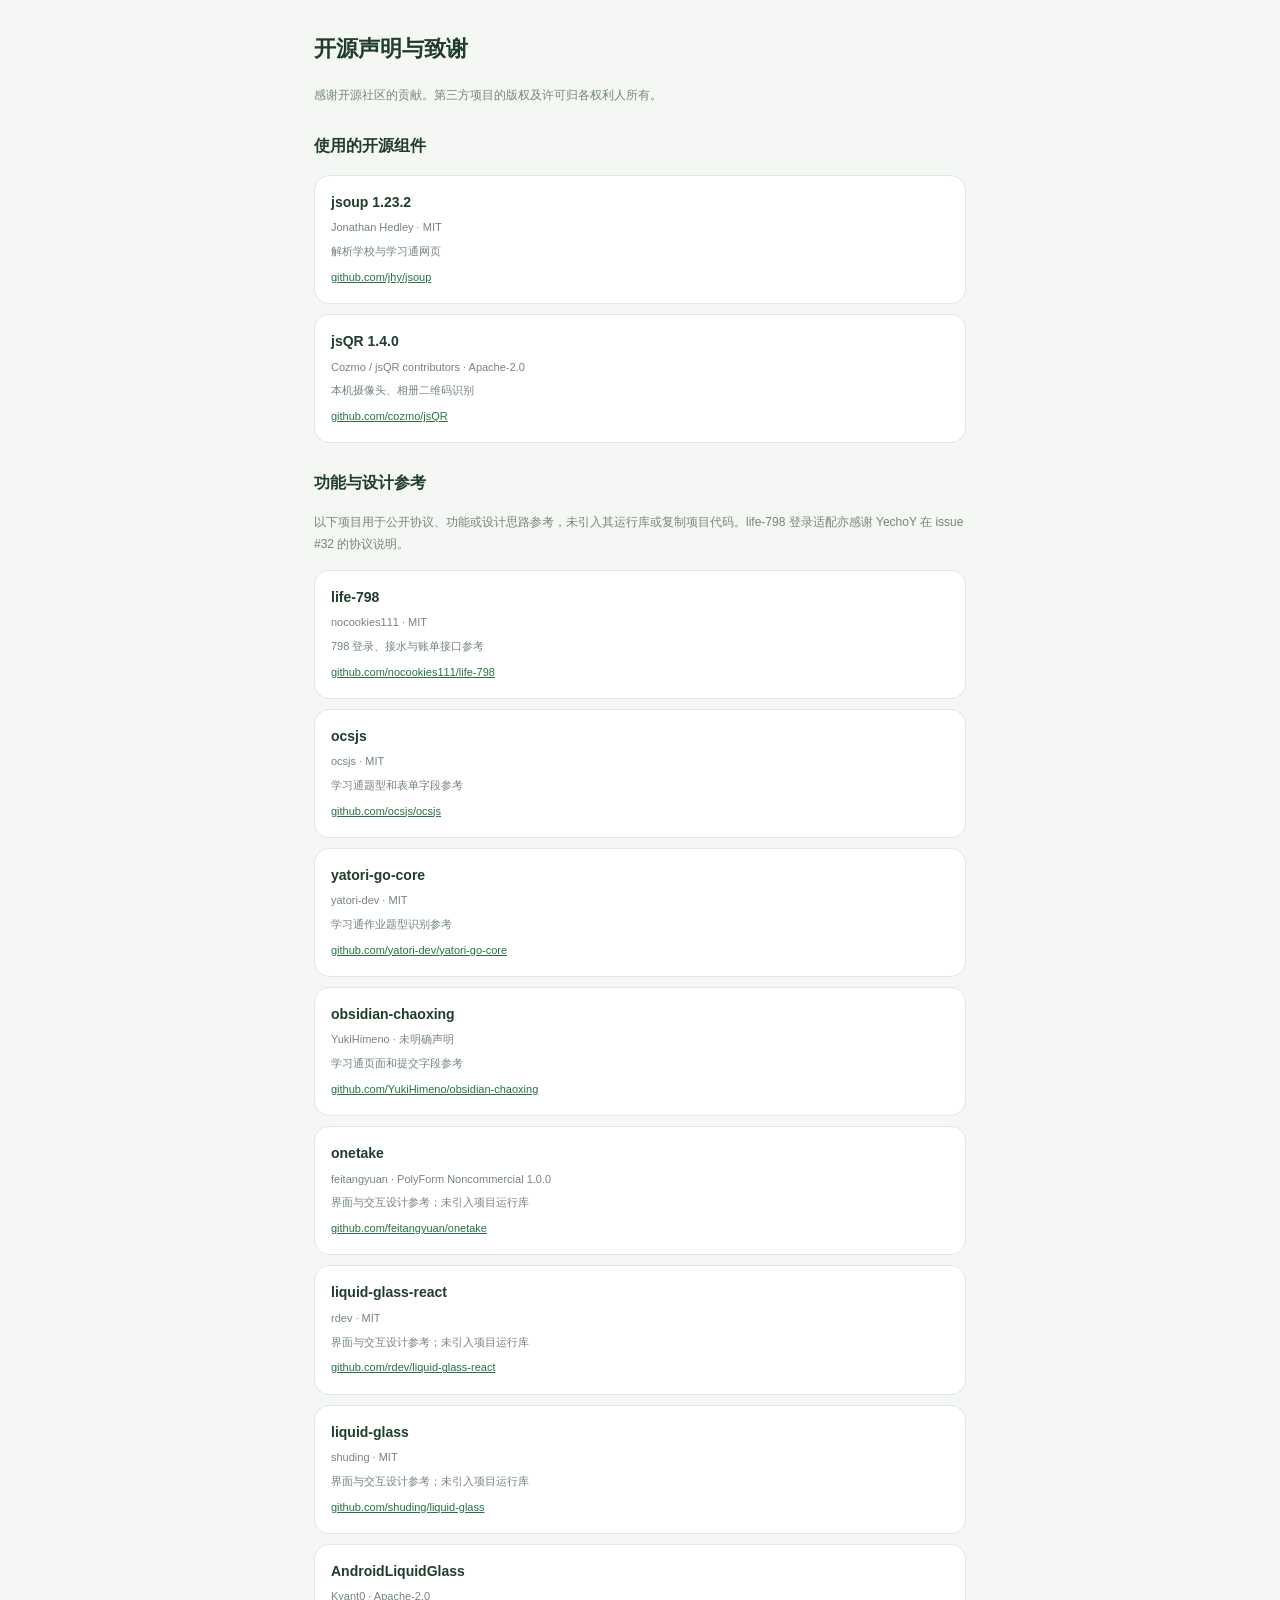
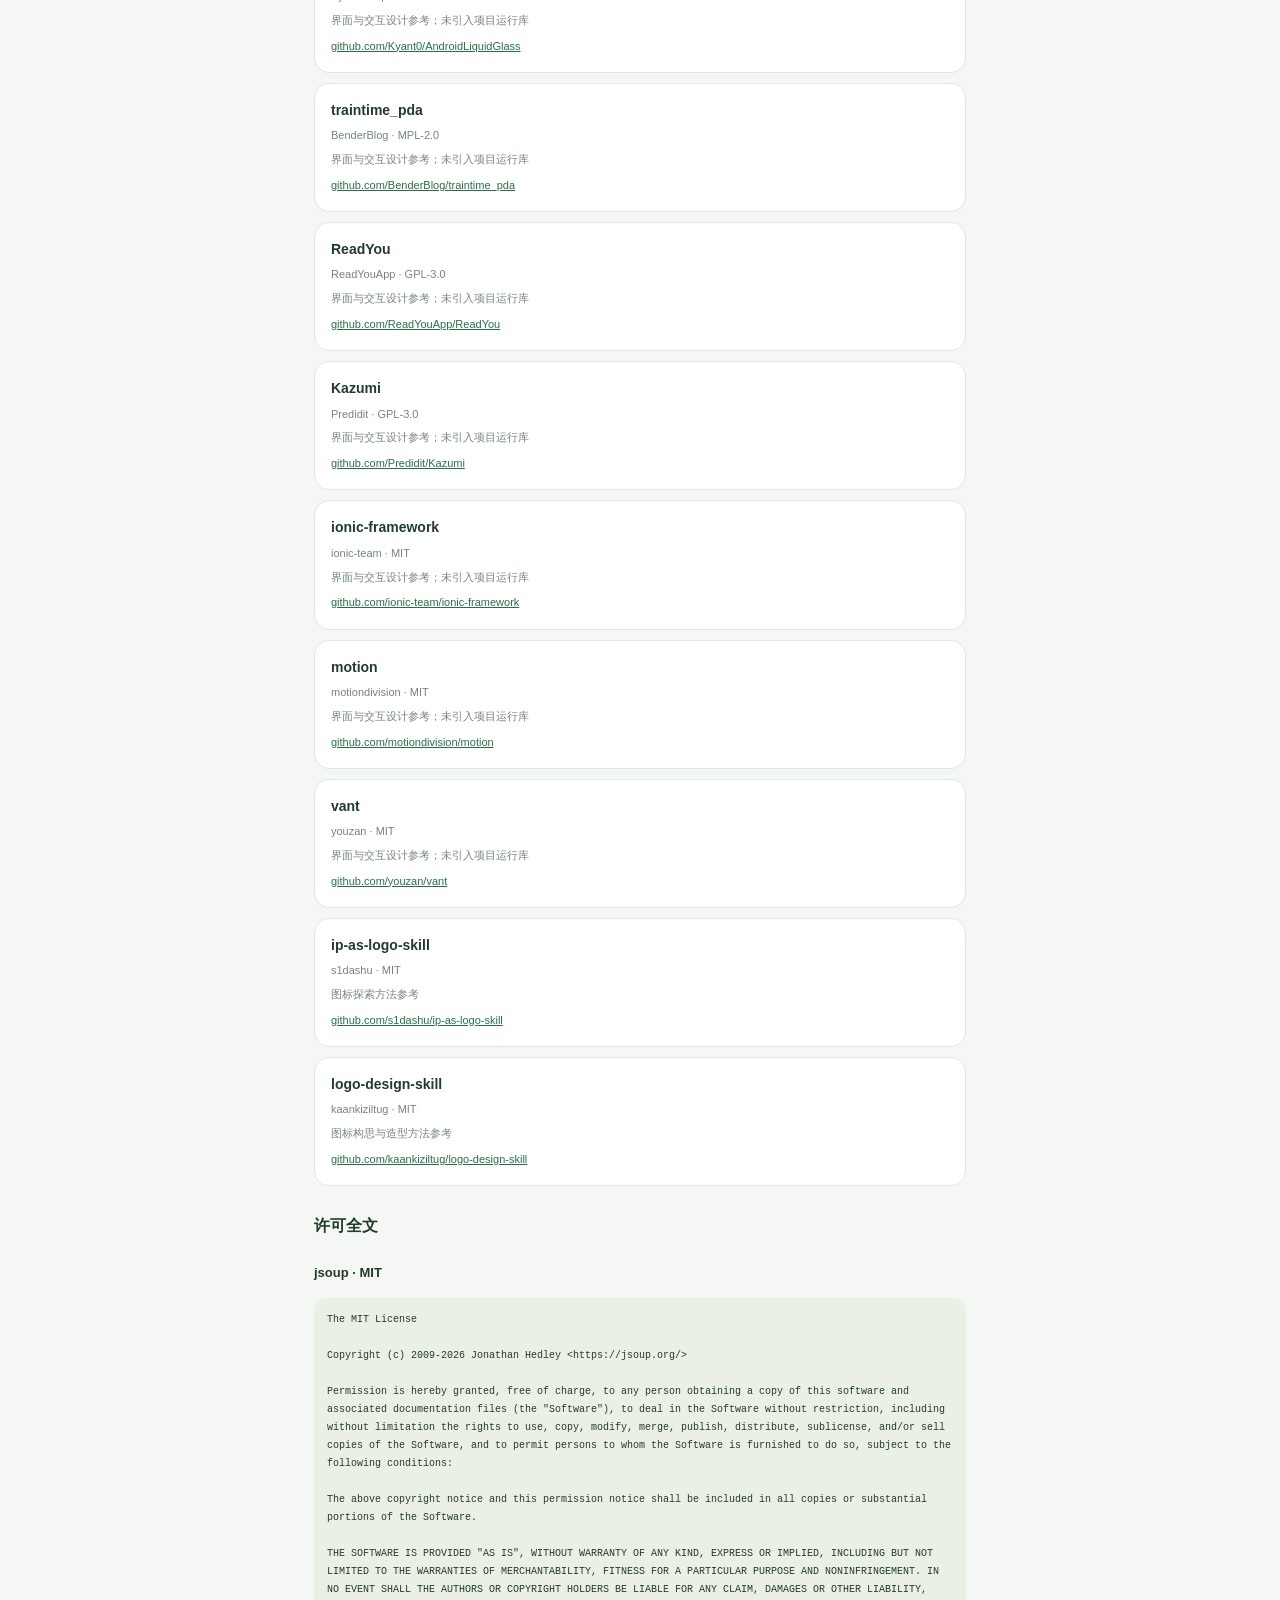
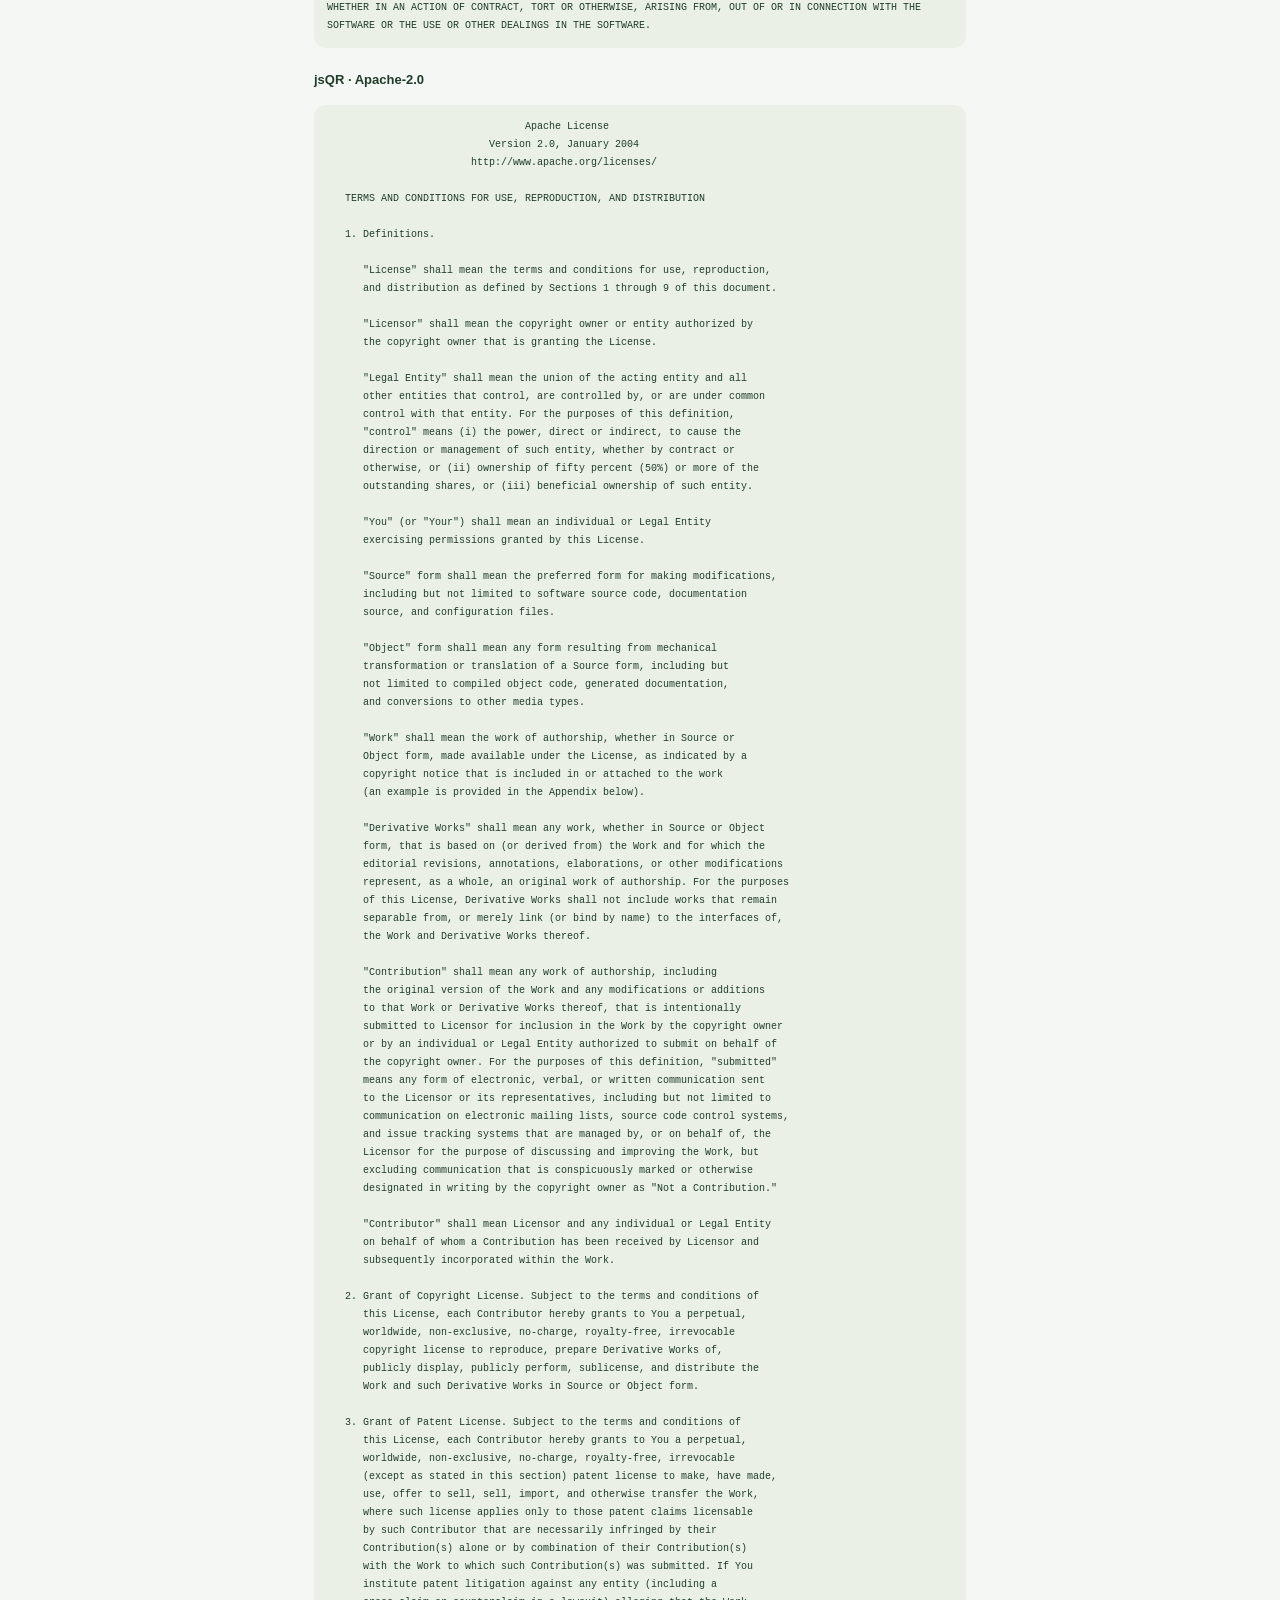
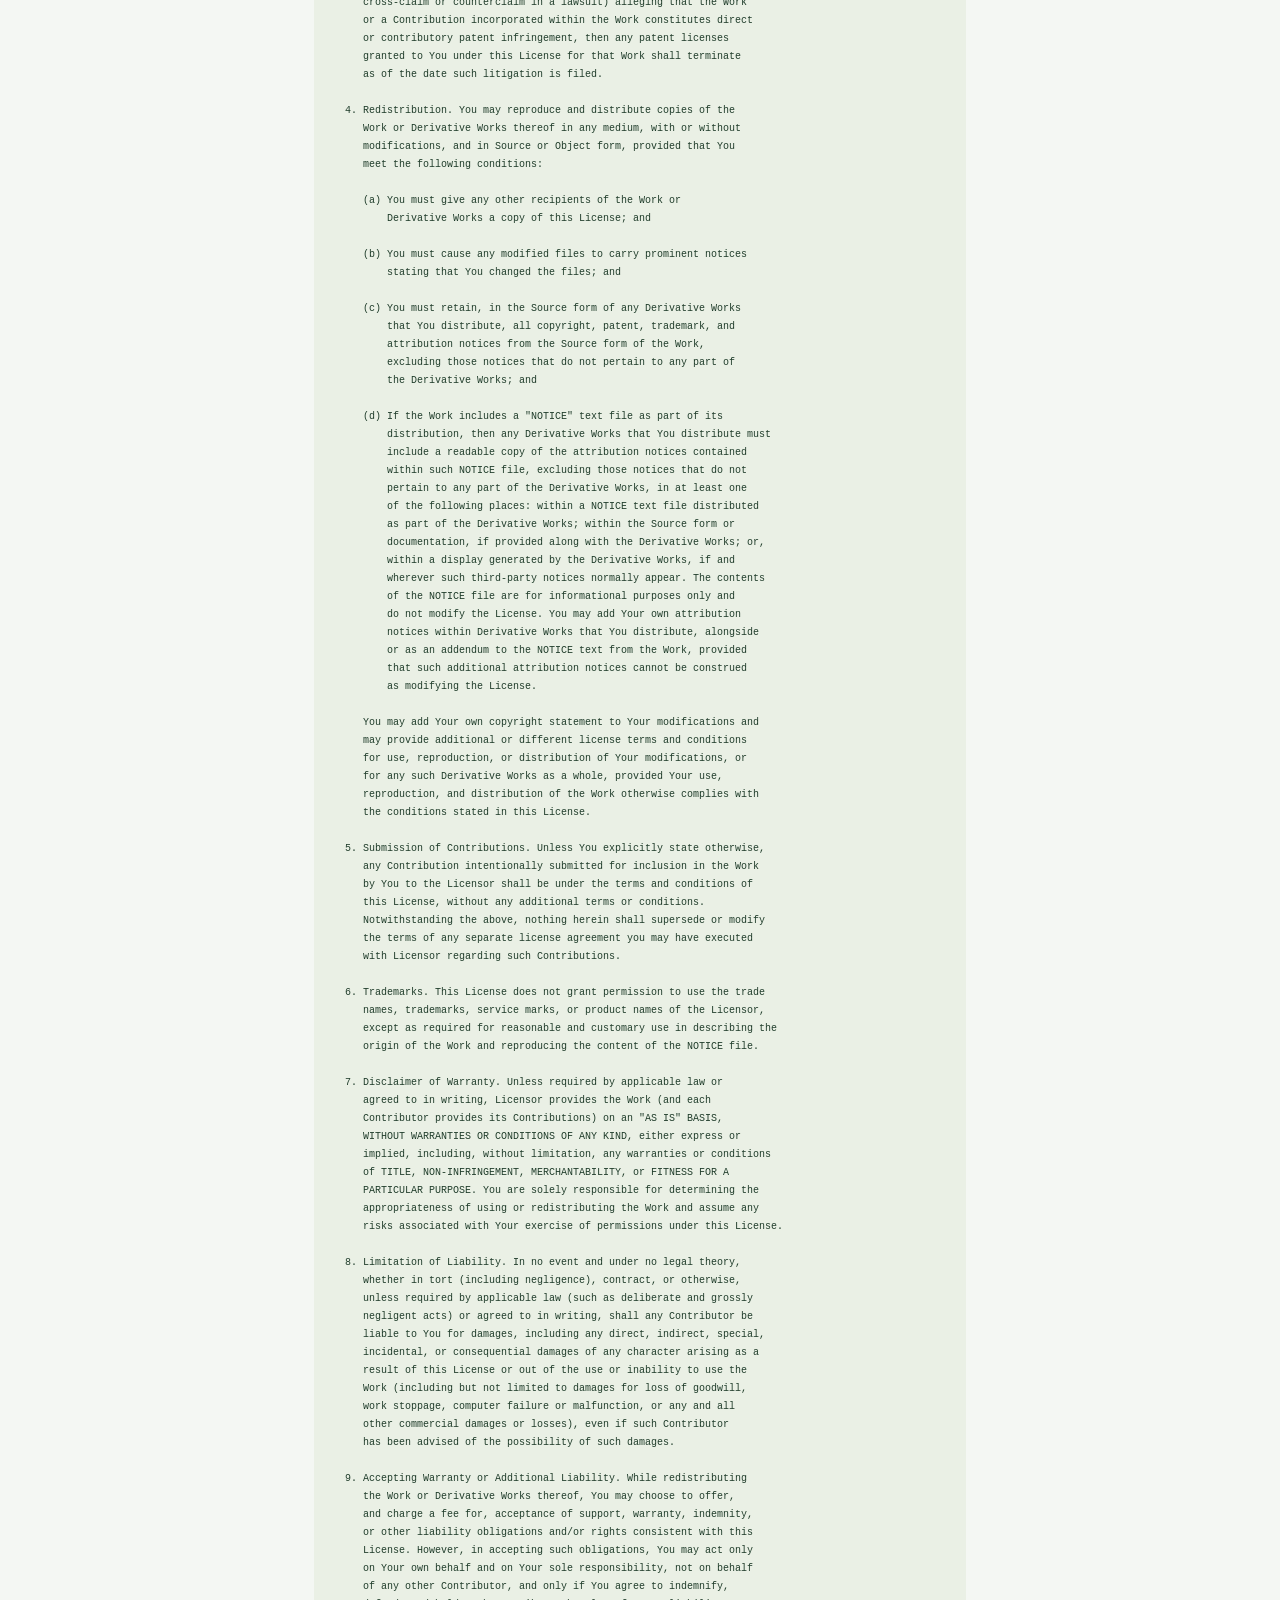
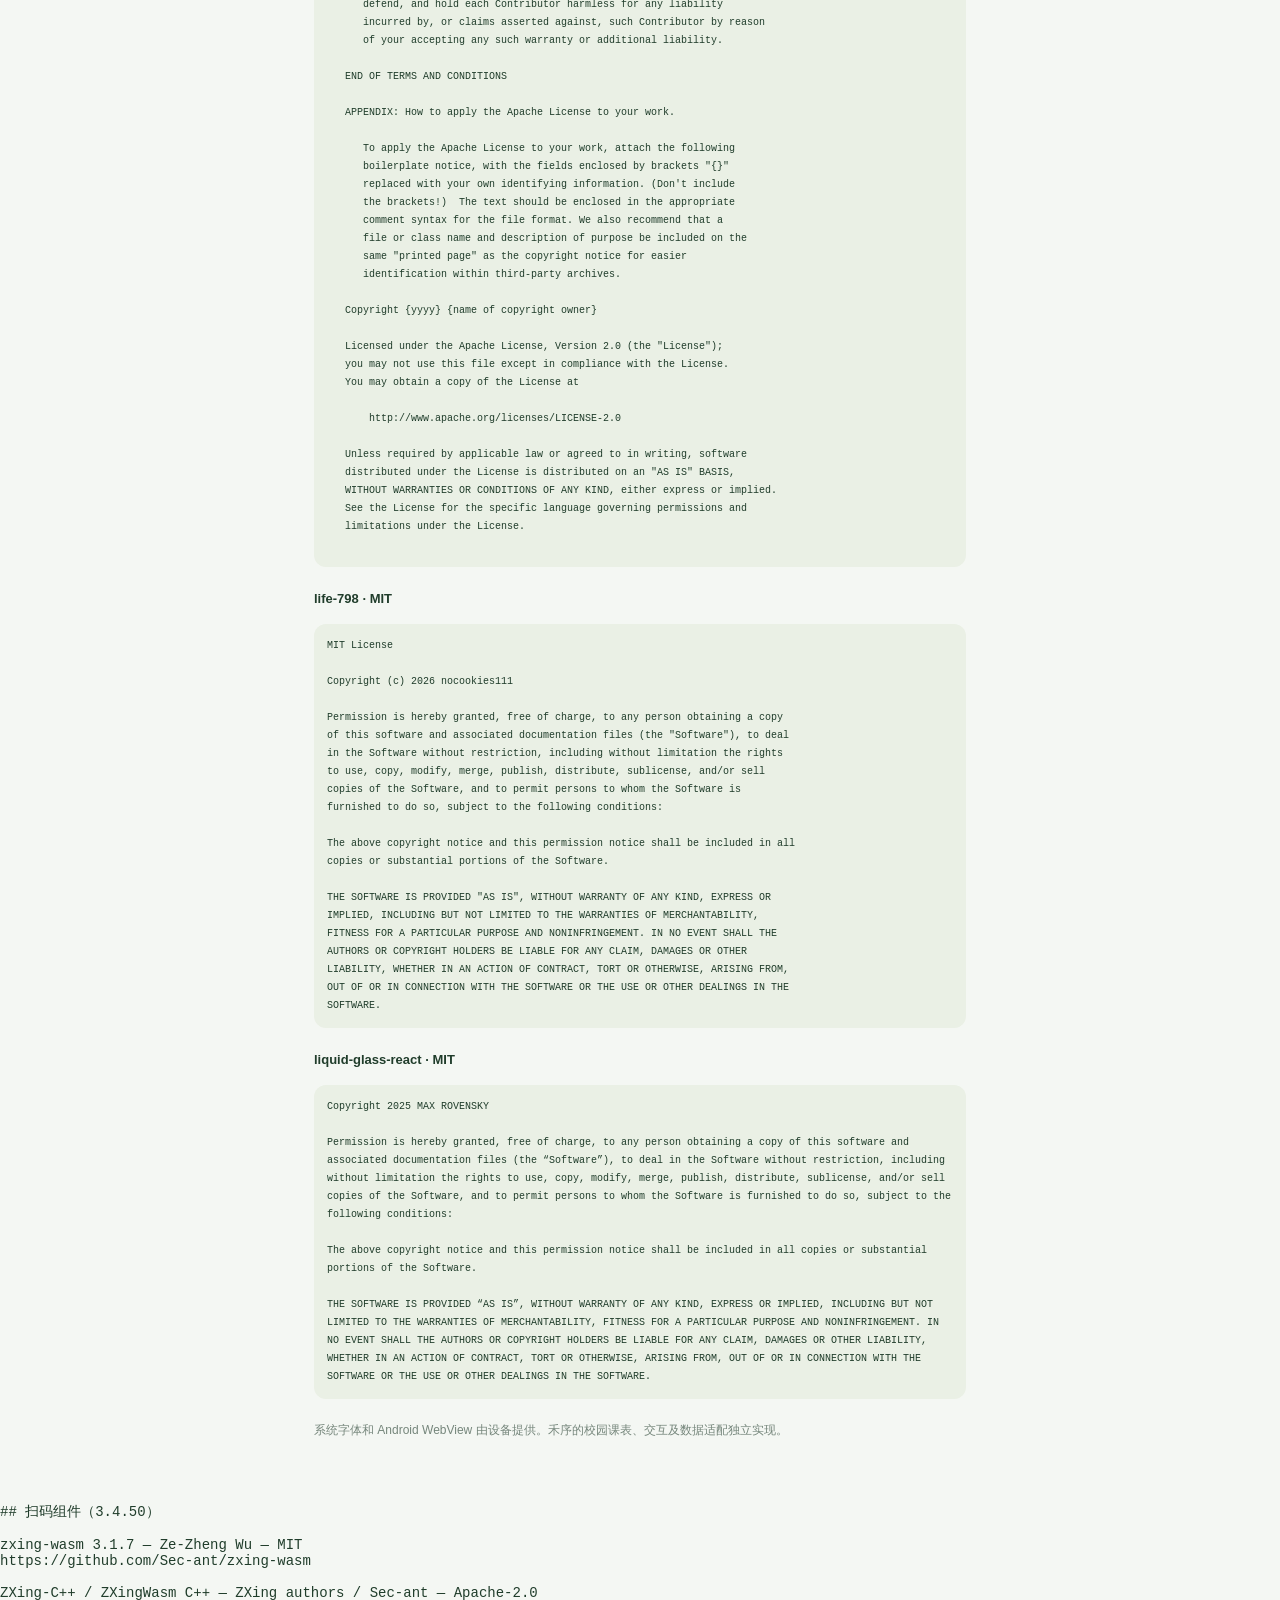
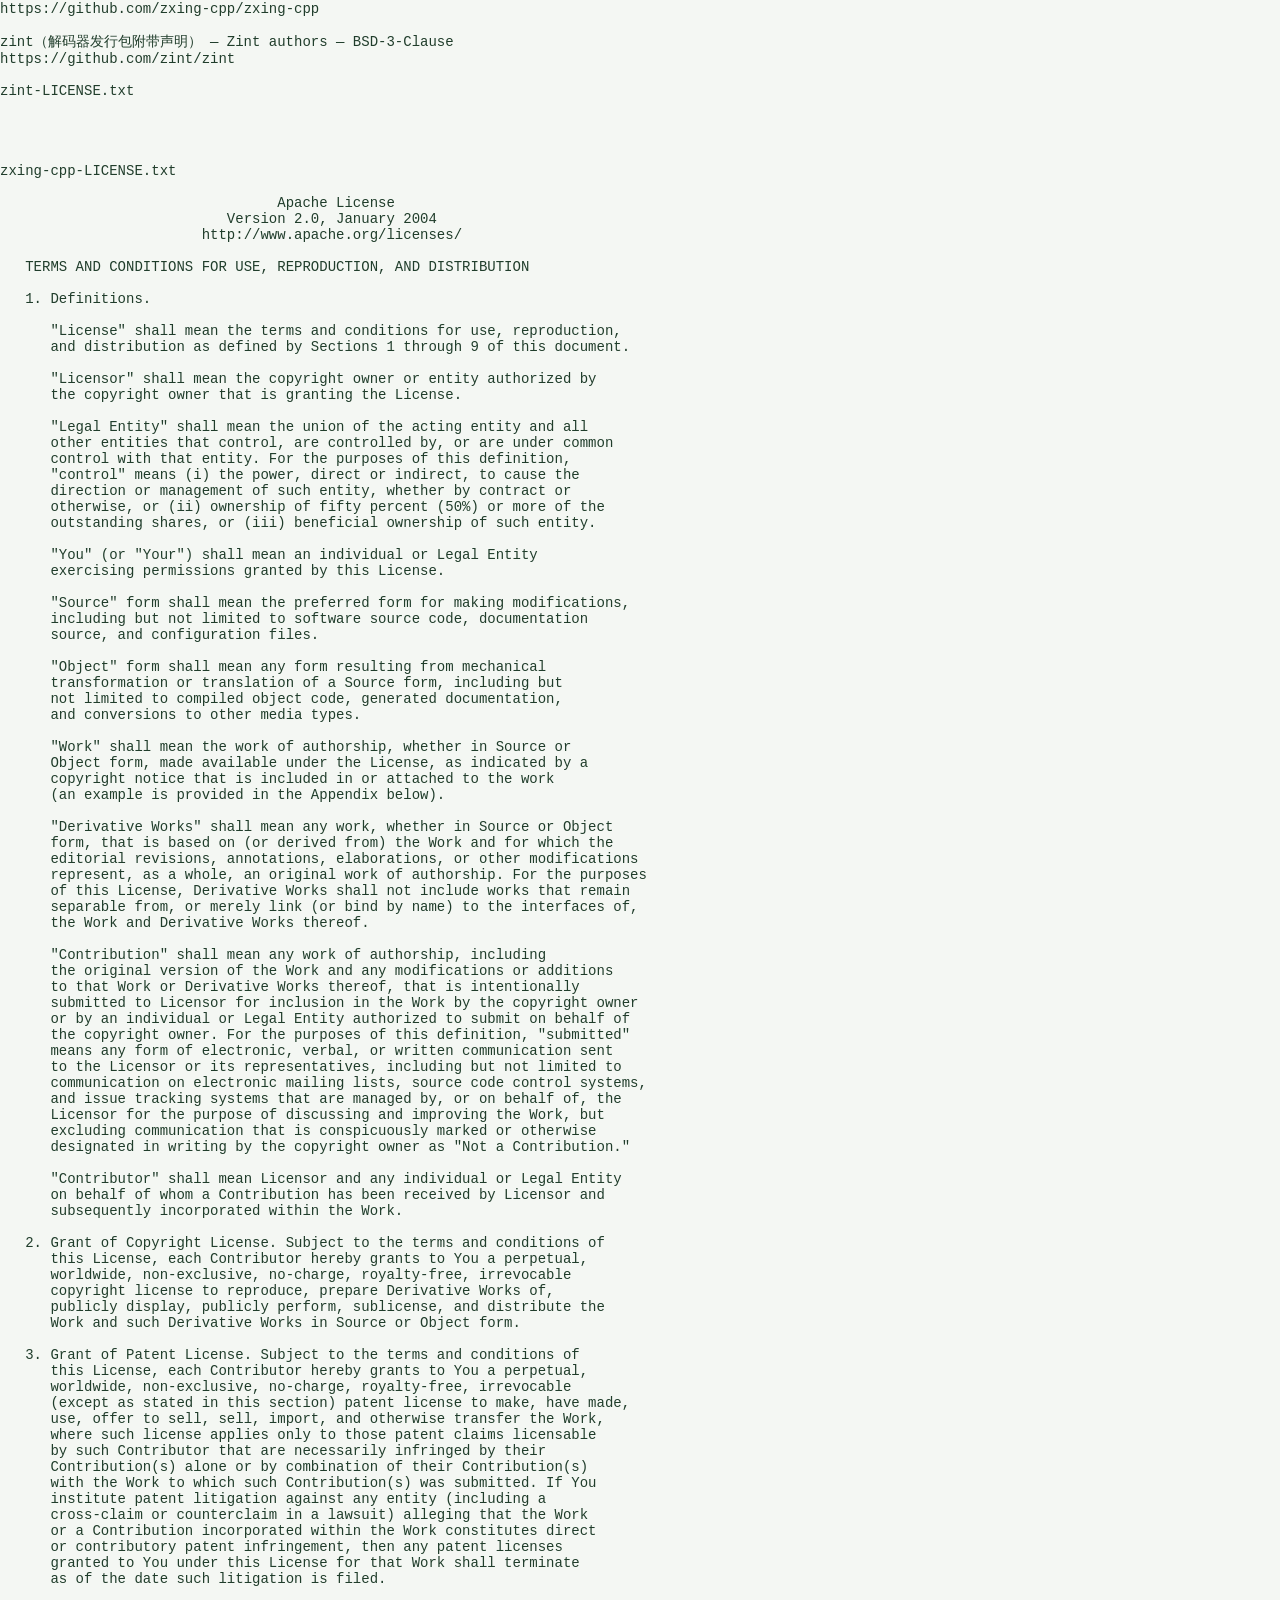
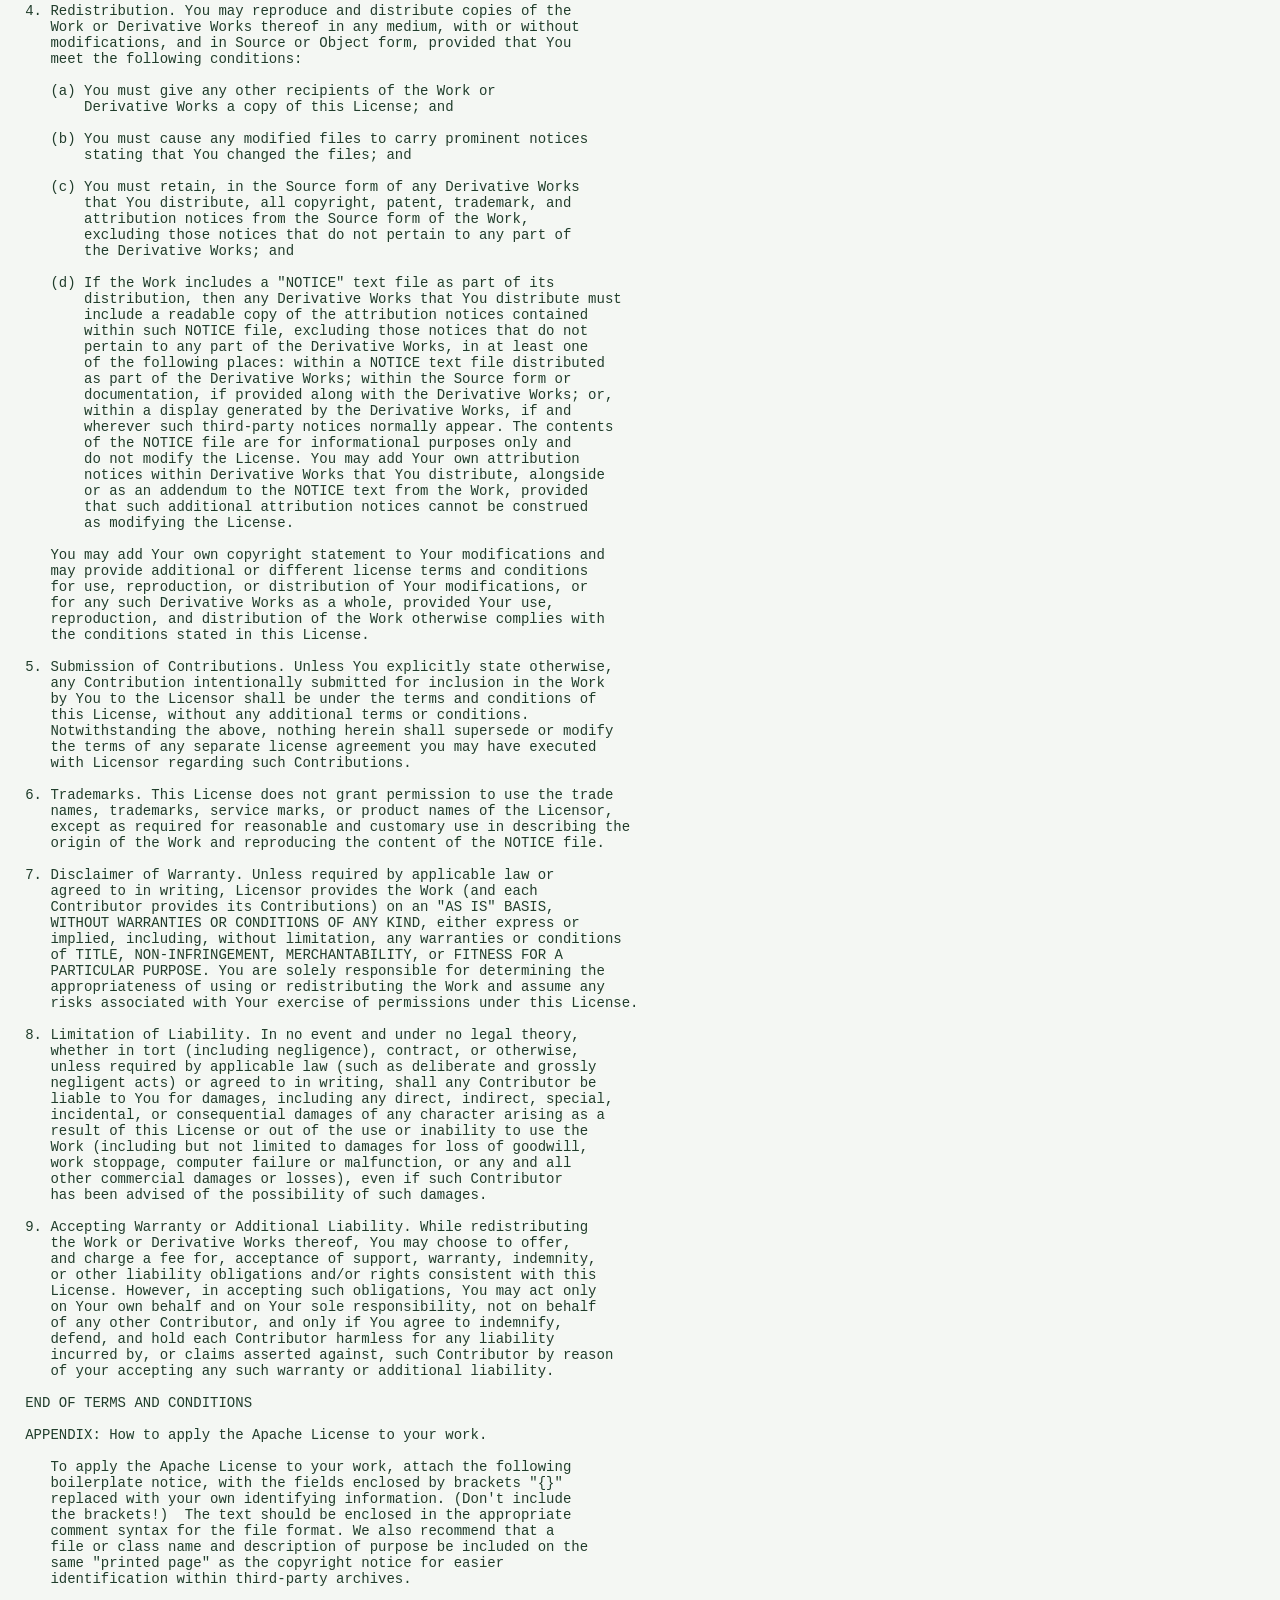
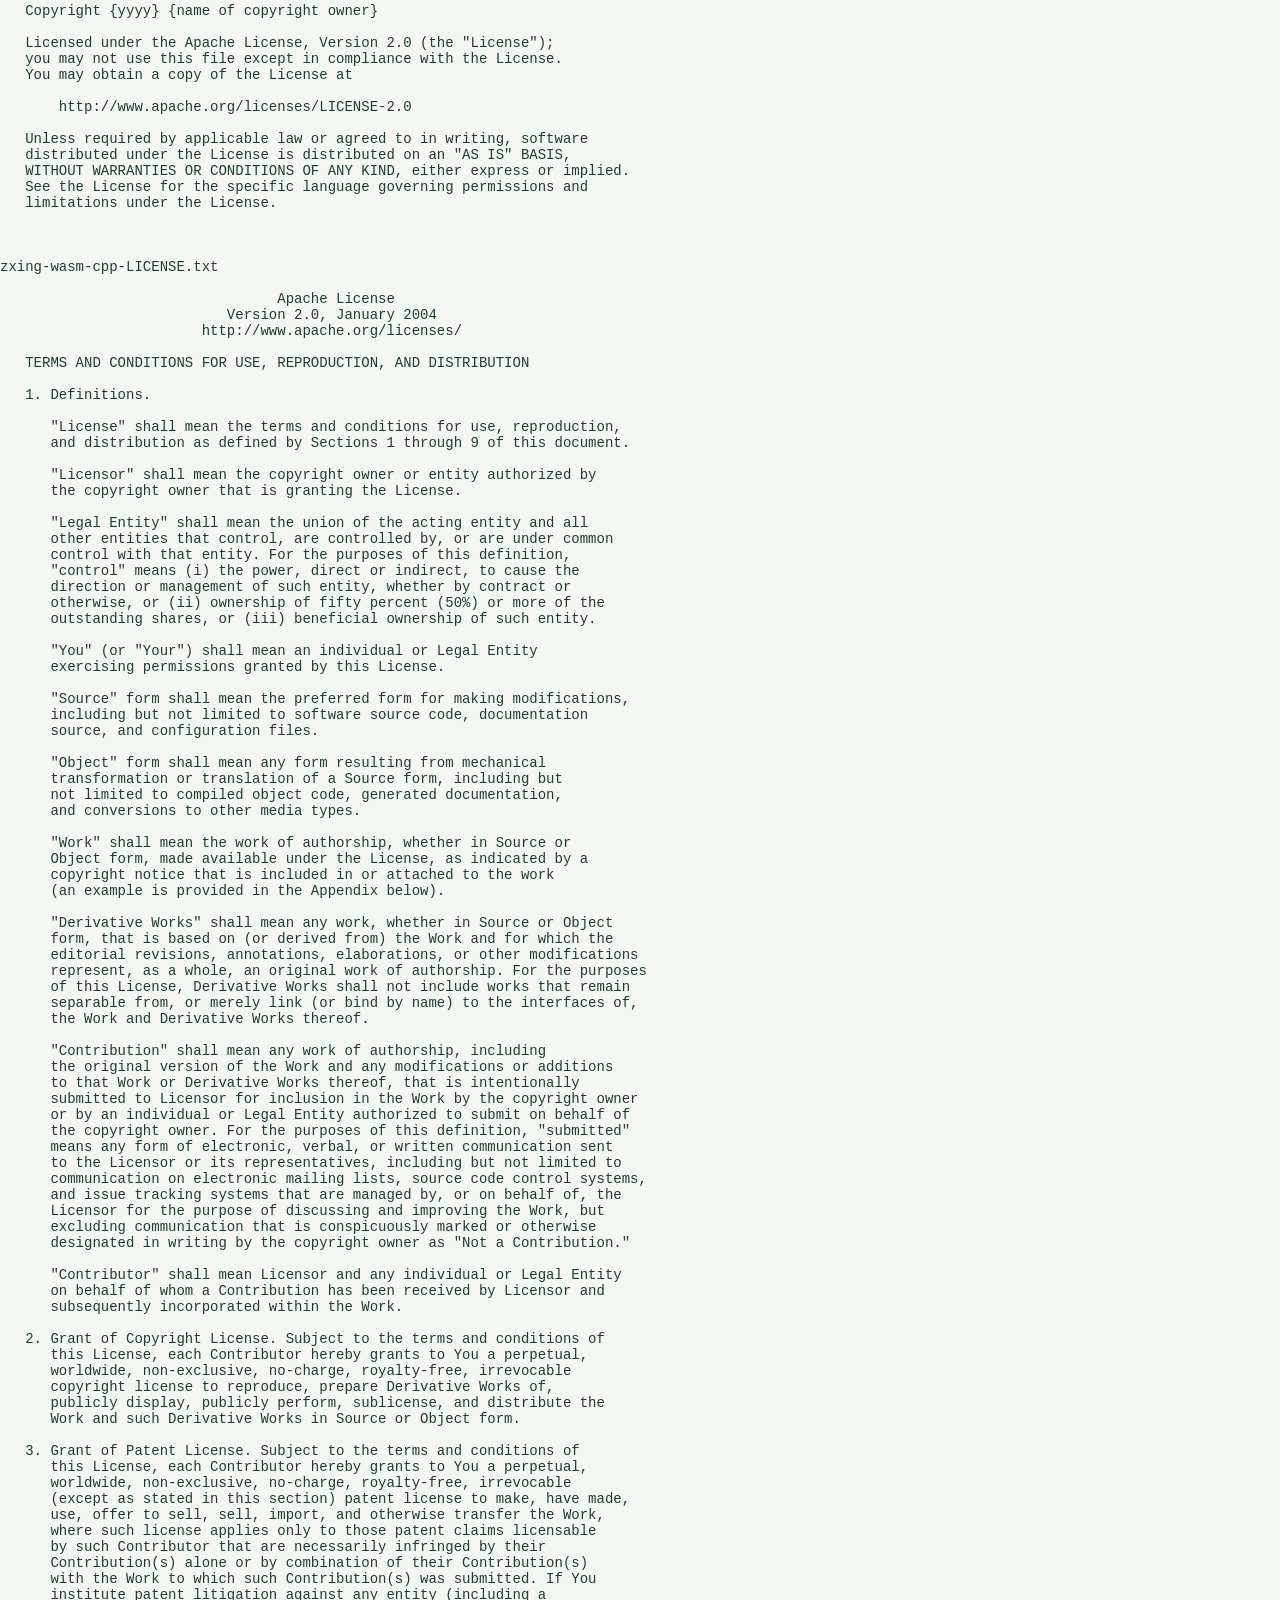
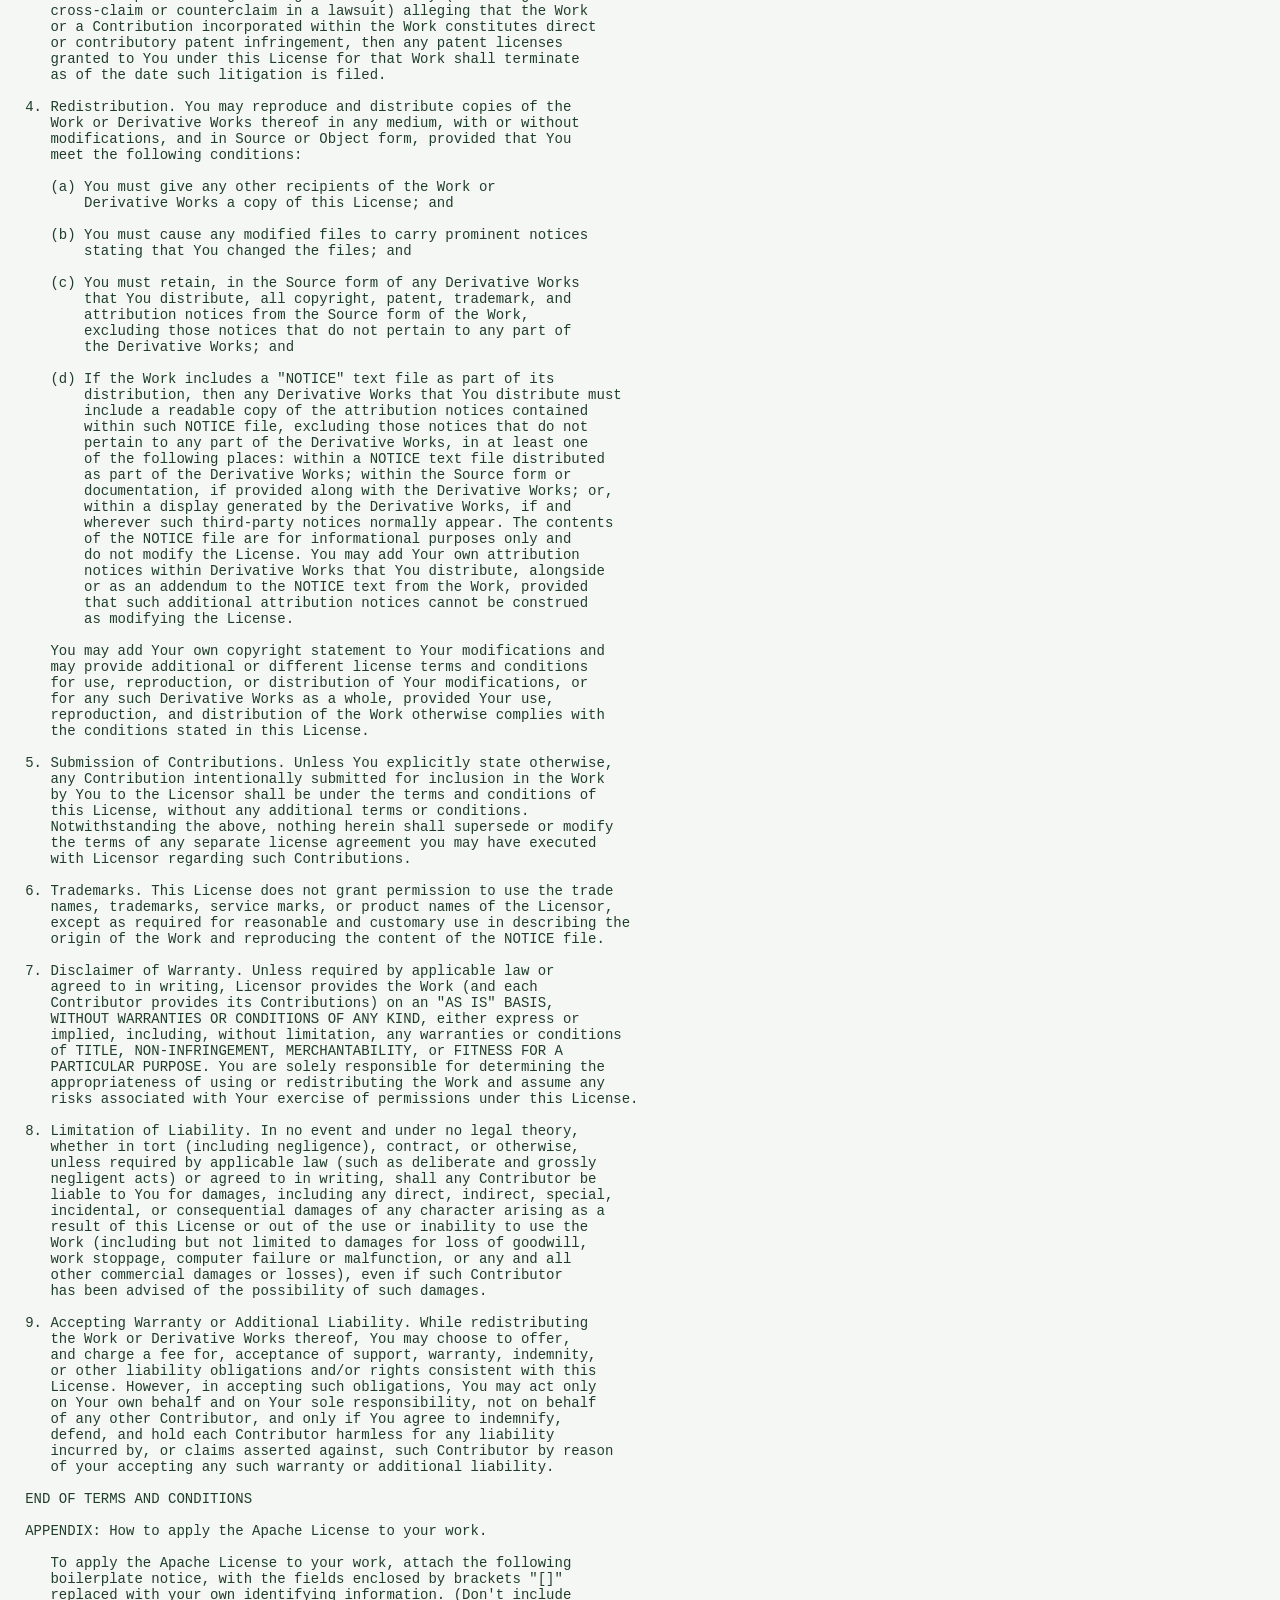
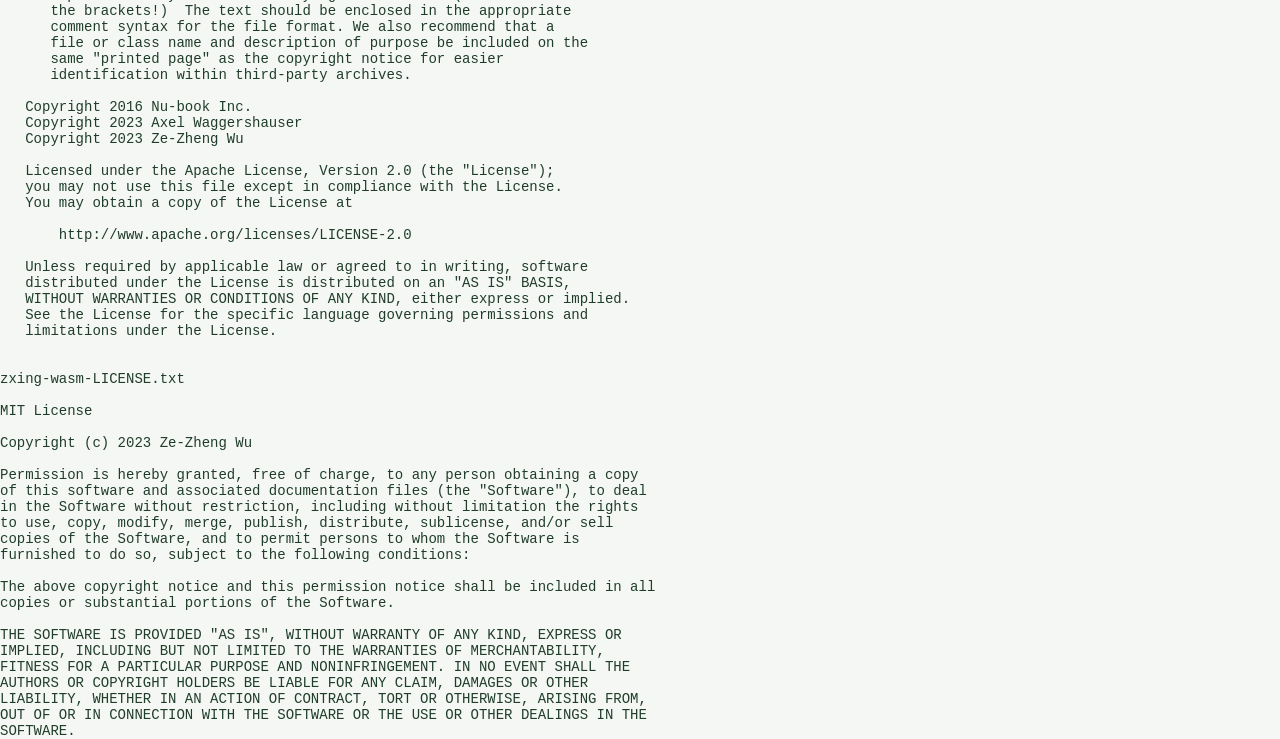
<file: assets/third-party-notices.html>
<!doctype html><html lang="zh-CN"><meta charset="utf-8"><meta name="viewport" content="width=device-width,initial-scale=1"><title>开源声明与致谢</title><link rel="stylesheet" href="css/app.css"><link rel="stylesheet" href="css/appearance.css"><link rel="stylesheet" href="css/support.css"><main class="elec-body notices-body"><h1>开源声明与致谢</h1><p>感谢开源社区的贡献。第三方项目的版权及许可归各权利人所有。</p><h2>使用的开源组件</h2><div class="notice-projects"><article class="notice-project"><h3>jsoup 1.23.2</h3><p>Jonathan Hedley · MIT</p><p>解析学校与学习通网页</p><a href="https://github.com/jhy/jsoup">github.com/jhy/jsoup</a></article><article class="notice-project"><h3>jsQR 1.4.0</h3><p>Cozmo / jsQR contributors · Apache-2.0</p><p>本机摄像头、相册二维码识别</p><a href="https://github.com/cozmo/jsQR">github.com/cozmo/jsQR</a></article></div><h2>功能与设计参考</h2><p>以下项目用于公开协议、功能或设计思路参考，未引入其运行库或复制项目代码。life-798 登录适配亦感谢 YechoY 在 issue #32 的协议说明。</p><div class="notice-projects"><article class="notice-project"><h3>life-798</h3><p>nocookies111 · MIT</p><p>798 登录、接水与账单接口参考</p><a href="https://github.com/nocookies111/life-798">github.com/nocookies111/life-798</a></article><article class="notice-project"><h3>ocsjs</h3><p>ocsjs · MIT</p><p>学习通题型和表单字段参考</p><a href="https://github.com/ocsjs/ocsjs">github.com/ocsjs/ocsjs</a></article><article class="notice-project"><h3>yatori-go-core</h3><p>yatori-dev · MIT</p><p>学习通作业题型识别参考</p><a href="https://github.com/yatori-dev/yatori-go-core">github.com/yatori-dev/yatori-go-core</a></article><article class="notice-project"><h3>obsidian-chaoxing</h3><p>YukiHimeno · 未明确声明</p><p>学习通页面和提交字段参考</p><a href="https://github.com/YukiHimeno/obsidian-chaoxing">github.com/YukiHimeno/obsidian-chaoxing</a></article><article class="notice-project"><h3>onetake</h3><p>feitangyuan · PolyForm Noncommercial 1.0.0</p><p>界面与交互设计参考；未引入项目运行库</p><a href="https://github.com/feitangyuan/onetake">github.com/feitangyuan/onetake</a></article><article class="notice-project"><h3>liquid-glass-react</h3><p>rdev · MIT</p><p>界面与交互设计参考；未引入项目运行库</p><a href="https://github.com/rdev/liquid-glass-react">github.com/rdev/liquid-glass-react</a></article><article class="notice-project"><h3>liquid-glass</h3><p>shuding · MIT</p><p>界面与交互设计参考；未引入项目运行库</p><a href="https://github.com/shuding/liquid-glass">github.com/shuding/liquid-glass</a></article><article class="notice-project"><h3>AndroidLiquidGlass</h3><p>Kyant0 · Apache-2.0</p><p>界面与交互设计参考；未引入项目运行库</p><a href="https://github.com/Kyant0/AndroidLiquidGlass">github.com/Kyant0/AndroidLiquidGlass</a></article><article class="notice-project"><h3>traintime_pda</h3><p>BenderBlog · MPL-2.0</p><p>界面与交互设计参考；未引入项目运行库</p><a href="https://github.com/BenderBlog/traintime_pda">github.com/BenderBlog/traintime_pda</a></article><article class="notice-project"><h3>ReadYou</h3><p>ReadYouApp · GPL-3.0</p><p>界面与交互设计参考；未引入项目运行库</p><a href="https://github.com/ReadYouApp/ReadYou">github.com/ReadYouApp/ReadYou</a></article><article class="notice-project"><h3>Kazumi</h3><p>Predidit · GPL-3.0</p><p>界面与交互设计参考；未引入项目运行库</p><a href="https://github.com/Predidit/Kazumi">github.com/Predidit/Kazumi</a></article><article class="notice-project"><h3>ionic-framework</h3><p>ionic-team · MIT</p><p>界面与交互设计参考；未引入项目运行库</p><a href="https://github.com/ionic-team/ionic-framework">github.com/ionic-team/ionic-framework</a></article><article class="notice-project"><h3>motion</h3><p>motiondivision · MIT</p><p>界面与交互设计参考；未引入项目运行库</p><a href="https://github.com/motiondivision/motion">github.com/motiondivision/motion</a></article><article class="notice-project"><h3>vant</h3><p>youzan · MIT</p><p>界面与交互设计参考；未引入项目运行库</p><a href="https://github.com/youzan/vant">github.com/youzan/vant</a></article><article class="notice-project"><h3>ip-as-logo-skill</h3><p>s1dashu · MIT</p><p>图标探索方法参考</p><a href="https://github.com/s1dashu/ip-as-logo-skill">github.com/s1dashu/ip-as-logo-skill</a></article><article class="notice-project"><h3>logo-design-skill</h3><p>kaankiziltug · MIT</p><p>图标构思与造型方法参考</p><a href="https://github.com/kaankiziltug/logo-design-skill">github.com/kaankiziltug/logo-design-skill</a></article></div><h2>许可全文</h2><section class="notice-license"><h3>jsoup · MIT</h3><pre>The MIT License

Copyright (c) 2009-2026 Jonathan Hedley &lt;https://jsoup.org/&gt;

Permission is hereby granted, free of charge, to any person obtaining a copy of this software and associated documentation files (the &quot;Software&quot;), to deal in the Software without restriction, including without limitation the rights to use, copy, modify, merge, publish, distribute, sublicense, and/or sell copies of the Software, and to permit persons to whom the Software is furnished to do so, subject to the following conditions:

The above copyright notice and this permission notice shall be included in all copies or substantial portions of the Software.

THE SOFTWARE IS PROVIDED &quot;AS IS&quot;, WITHOUT WARRANTY OF ANY KIND, EXPRESS OR IMPLIED, INCLUDING BUT NOT LIMITED TO THE WARRANTIES OF MERCHANTABILITY, FITNESS FOR A PARTICULAR PURPOSE AND NONINFRINGEMENT. IN NO EVENT SHALL THE AUTHORS OR COPYRIGHT HOLDERS BE LIABLE FOR ANY CLAIM, DAMAGES OR OTHER LIABILITY, WHETHER IN AN ACTION OF CONTRACT, TORT OR OTHERWISE, ARISING FROM, OUT OF OR IN CONNECTION WITH THE SOFTWARE OR THE USE OR OTHER DEALINGS IN THE SOFTWARE.
</pre></section><section class="notice-license"><h3>jsQR · Apache-2.0</h3><pre>                                 Apache License
                           Version 2.0, January 2004
                        http://www.apache.org/licenses/

   TERMS AND CONDITIONS FOR USE, REPRODUCTION, AND DISTRIBUTION

   1. Definitions.

      &quot;License&quot; shall mean the terms and conditions for use, reproduction,
      and distribution as defined by Sections 1 through 9 of this document.

      &quot;Licensor&quot; shall mean the copyright owner or entity authorized by
      the copyright owner that is granting the License.

      &quot;Legal Entity&quot; shall mean the union of the acting entity and all
      other entities that control, are controlled by, or are under common
      control with that entity. For the purposes of this definition,
      &quot;control&quot; means (i) the power, direct or indirect, to cause the
      direction or management of such entity, whether by contract or
      otherwise, or (ii) ownership of fifty percent (50%) or more of the
      outstanding shares, or (iii) beneficial ownership of such entity.

      &quot;You&quot; (or &quot;Your&quot;) shall mean an individual or Legal Entity
      exercising permissions granted by this License.

      &quot;Source&quot; form shall mean the preferred form for making modifications,
      including but not limited to software source code, documentation
      source, and configuration files.

      &quot;Object&quot; form shall mean any form resulting from mechanical
      transformation or translation of a Source form, including but
      not limited to compiled object code, generated documentation,
      and conversions to other media types.

      &quot;Work&quot; shall mean the work of authorship, whether in Source or
      Object form, made available under the License, as indicated by a
      copyright notice that is included in or attached to the work
      (an example is provided in the Appendix below).

      &quot;Derivative Works&quot; shall mean any work, whether in Source or Object
      form, that is based on (or derived from) the Work and for which the
      editorial revisions, annotations, elaborations, or other modifications
      represent, as a whole, an original work of authorship. For the purposes
      of this License, Derivative Works shall not include works that remain
      separable from, or merely link (or bind by name) to the interfaces of,
      the Work and Derivative Works thereof.

      &quot;Contribution&quot; shall mean any work of authorship, including
      the original version of the Work and any modifications or additions
      to that Work or Derivative Works thereof, that is intentionally
      submitted to Licensor for inclusion in the Work by the copyright owner
      or by an individual or Legal Entity authorized to submit on behalf of
      the copyright owner. For the purposes of this definition, &quot;submitted&quot;
      means any form of electronic, verbal, or written communication sent
      to the Licensor or its representatives, including but not limited to
      communication on electronic mailing lists, source code control systems,
      and issue tracking systems that are managed by, or on behalf of, the
      Licensor for the purpose of discussing and improving the Work, but
      excluding communication that is conspicuously marked or otherwise
      designated in writing by the copyright owner as &quot;Not a Contribution.&quot;

      &quot;Contributor&quot; shall mean Licensor and any individual or Legal Entity
      on behalf of whom a Contribution has been received by Licensor and
      subsequently incorporated within the Work.

   2. Grant of Copyright License. Subject to the terms and conditions of
      this License, each Contributor hereby grants to You a perpetual,
      worldwide, non-exclusive, no-charge, royalty-free, irrevocable
      copyright license to reproduce, prepare Derivative Works of,
      publicly display, publicly perform, sublicense, and distribute the
      Work and such Derivative Works in Source or Object form.

   3. Grant of Patent License. Subject to the terms and conditions of
      this License, each Contributor hereby grants to You a perpetual,
      worldwide, non-exclusive, no-charge, royalty-free, irrevocable
      (except as stated in this section) patent license to make, have made,
      use, offer to sell, sell, import, and otherwise transfer the Work,
      where such license applies only to those patent claims licensable
      by such Contributor that are necessarily infringed by their
      Contribution(s) alone or by combination of their Contribution(s)
      with the Work to which such Contribution(s) was submitted. If You
      institute patent litigation against any entity (including a
      cross-claim or counterclaim in a lawsuit) alleging that the Work
      or a Contribution incorporated within the Work constitutes direct
      or contributory patent infringement, then any patent licenses
      granted to You under this License for that Work shall terminate
      as of the date such litigation is filed.

   4. Redistribution. You may reproduce and distribute copies of the
      Work or Derivative Works thereof in any medium, with or without
      modifications, and in Source or Object form, provided that You
      meet the following conditions:

      (a) You must give any other recipients of the Work or
          Derivative Works a copy of this License; and

      (b) You must cause any modified files to carry prominent notices
          stating that You changed the files; and

      (c) You must retain, in the Source form of any Derivative Works
          that You distribute, all copyright, patent, trademark, and
          attribution notices from the Source form of the Work,
          excluding those notices that do not pertain to any part of
          the Derivative Works; and

      (d) If the Work includes a &quot;NOTICE&quot; text file as part of its
          distribution, then any Derivative Works that You distribute must
          include a readable copy of the attribution notices contained
          within such NOTICE file, excluding those notices that do not
          pertain to any part of the Derivative Works, in at least one
          of the following places: within a NOTICE text file distributed
          as part of the Derivative Works; within the Source form or
          documentation, if provided along with the Derivative Works; or,
          within a display generated by the Derivative Works, if and
          wherever such third-party notices normally appear. The contents
          of the NOTICE file are for informational purposes only and
          do not modify the License. You may add Your own attribution
          notices within Derivative Works that You distribute, alongside
          or as an addendum to the NOTICE text from the Work, provided
          that such additional attribution notices cannot be construed
          as modifying the License.

      You may add Your own copyright statement to Your modifications and
      may provide additional or different license terms and conditions
      for use, reproduction, or distribution of Your modifications, or
      for any such Derivative Works as a whole, provided Your use,
      reproduction, and distribution of the Work otherwise complies with
      the conditions stated in this License.

   5. Submission of Contributions. Unless You explicitly state otherwise,
      any Contribution intentionally submitted for inclusion in the Work
      by You to the Licensor shall be under the terms and conditions of
      this License, without any additional terms or conditions.
      Notwithstanding the above, nothing herein shall supersede or modify
      the terms of any separate license agreement you may have executed
      with Licensor regarding such Contributions.

   6. Trademarks. This License does not grant permission to use the trade
      names, trademarks, service marks, or product names of the Licensor,
      except as required for reasonable and customary use in describing the
      origin of the Work and reproducing the content of the NOTICE file.

   7. Disclaimer of Warranty. Unless required by applicable law or
      agreed to in writing, Licensor provides the Work (and each
      Contributor provides its Contributions) on an &quot;AS IS&quot; BASIS,
      WITHOUT WARRANTIES OR CONDITIONS OF ANY KIND, either express or
      implied, including, without limitation, any warranties or conditions
      of TITLE, NON-INFRINGEMENT, MERCHANTABILITY, or FITNESS FOR A
      PARTICULAR PURPOSE. You are solely responsible for determining the
      appropriateness of using or redistributing the Work and assume any
      risks associated with Your exercise of permissions under this License.

   8. Limitation of Liability. In no event and under no legal theory,
      whether in tort (including negligence), contract, or otherwise,
      unless required by applicable law (such as deliberate and grossly
      negligent acts) or agreed to in writing, shall any Contributor be
      liable to You for damages, including any direct, indirect, special,
      incidental, or consequential damages of any character arising as a
      result of this License or out of the use or inability to use the
      Work (including but not limited to damages for loss of goodwill,
      work stoppage, computer failure or malfunction, or any and all
      other commercial damages or losses), even if such Contributor
      has been advised of the possibility of such damages.

   9. Accepting Warranty or Additional Liability. While redistributing
      the Work or Derivative Works thereof, You may choose to offer,
      and charge a fee for, acceptance of support, warranty, indemnity,
      or other liability obligations and/or rights consistent with this
      License. However, in accepting such obligations, You may act only
      on Your own behalf and on Your sole responsibility, not on behalf
      of any other Contributor, and only if You agree to indemnify,
      defend, and hold each Contributor harmless for any liability
      incurred by, or claims asserted against, such Contributor by reason
      of your accepting any such warranty or additional liability.

   END OF TERMS AND CONDITIONS

   APPENDIX: How to apply the Apache License to your work.

      To apply the Apache License to your work, attach the following
      boilerplate notice, with the fields enclosed by brackets &quot;{}&quot;
      replaced with your own identifying information. (Don&#x27;t include
      the brackets!)  The text should be enclosed in the appropriate
      comment syntax for the file format. We also recommend that a
      file or class name and description of purpose be included on the
      same &quot;printed page&quot; as the copyright notice for easier
      identification within third-party archives.

   Copyright {yyyy} {name of copyright owner}

   Licensed under the Apache License, Version 2.0 (the &quot;License&quot;);
   you may not use this file except in compliance with the License.
   You may obtain a copy of the License at

       http://www.apache.org/licenses/LICENSE-2.0

   Unless required by applicable law or agreed to in writing, software
   distributed under the License is distributed on an &quot;AS IS&quot; BASIS,
   WITHOUT WARRANTIES OR CONDITIONS OF ANY KIND, either express or implied.
   See the License for the specific language governing permissions and
   limitations under the License.

</pre></section><section class="notice-license"><h3>life-798 · MIT</h3><pre>MIT License

Copyright (c) 2026 nocookies111

Permission is hereby granted, free of charge, to any person obtaining a copy
of this software and associated documentation files (the &quot;Software&quot;), to deal
in the Software without restriction, including without limitation the rights
to use, copy, modify, merge, publish, distribute, sublicense, and/or sell
copies of the Software, and to permit persons to whom the Software is
furnished to do so, subject to the following conditions:

The above copyright notice and this permission notice shall be included in all
copies or substantial portions of the Software.

THE SOFTWARE IS PROVIDED &quot;AS IS&quot;, WITHOUT WARRANTY OF ANY KIND, EXPRESS OR
IMPLIED, INCLUDING BUT NOT LIMITED TO THE WARRANTIES OF MERCHANTABILITY,
FITNESS FOR A PARTICULAR PURPOSE AND NONINFRINGEMENT. IN NO EVENT SHALL THE
AUTHORS OR COPYRIGHT HOLDERS BE LIABLE FOR ANY CLAIM, DAMAGES OR OTHER
LIABILITY, WHETHER IN AN ACTION OF CONTRACT, TORT OR OTHERWISE, ARISING FROM,
OUT OF OR IN CONNECTION WITH THE SOFTWARE OR THE USE OR OTHER DEALINGS IN THE
SOFTWARE.
</pre></section><section class="notice-license"><h3>liquid-glass-react · MIT</h3><pre>Copyright 2025 MAX ROVENSKY

Permission is hereby granted, free of charge, to any person obtaining a copy of this software and associated documentation files (the “Software”), to deal in the Software without restriction, including without limitation the rights to use, copy, modify, merge, publish, distribute, sublicense, and/or sell copies of the Software, and to permit persons to whom the Software is furnished to do so, subject to the following conditions:

The above copyright notice and this permission notice shall be included in all copies or substantial portions of the Software.

THE SOFTWARE IS PROVIDED “AS IS”, WITHOUT WARRANTY OF ANY KIND, EXPRESS OR IMPLIED, INCLUDING BUT NOT LIMITED TO THE WARRANTIES OF MERCHANTABILITY, FITNESS FOR A PARTICULAR PURPOSE AND NONINFRINGEMENT. IN NO EVENT SHALL THE AUTHORS OR COPYRIGHT HOLDERS BE LIABLE FOR ANY CLAIM, DAMAGES OR OTHER LIABILITY, WHETHER IN AN ACTION OF CONTRACT, TORT OR OTHERWISE, ARISING FROM, OUT OF OR IN CONNECTION WITH THE SOFTWARE OR THE USE OR OTHER DEALINGS IN THE SOFTWARE.
</pre></section><p>系统字体和 Android WebView 由设备提供。禾序的校园课表、交互及数据适配独立实现。</p></main></html><pre>

## 扫码组件（3.4.50）

zxing-wasm 3.1.7 — Ze-Zheng Wu — MIT
https://github.com/Sec-ant/zxing-wasm

ZXing-C++ / ZXingWasm C++ — ZXing authors / Sec-ant — Apache-2.0
https://github.com/zxing-cpp/zxing-cpp

zint（解码器发行包附带声明） — Zint authors — BSD-3-Clause
https://github.com/zint/zint

zint-LICENSE.txt




zxing-cpp-LICENSE.txt

                                 Apache License
                           Version 2.0, January 2004
                        http://www.apache.org/licenses/

   TERMS AND CONDITIONS FOR USE, REPRODUCTION, AND DISTRIBUTION

   1. Definitions.

      &quot;License&quot; shall mean the terms and conditions for use, reproduction,
      and distribution as defined by Sections 1 through 9 of this document.

      &quot;Licensor&quot; shall mean the copyright owner or entity authorized by
      the copyright owner that is granting the License.

      &quot;Legal Entity&quot; shall mean the union of the acting entity and all
      other entities that control, are controlled by, or are under common
      control with that entity. For the purposes of this definition,
      &quot;control&quot; means (i) the power, direct or indirect, to cause the
      direction or management of such entity, whether by contract or
      otherwise, or (ii) ownership of fifty percent (50%) or more of the
      outstanding shares, or (iii) beneficial ownership of such entity.

      &quot;You&quot; (or &quot;Your&quot;) shall mean an individual or Legal Entity
      exercising permissions granted by this License.

      &quot;Source&quot; form shall mean the preferred form for making modifications,
      including but not limited to software source code, documentation
      source, and configuration files.

      &quot;Object&quot; form shall mean any form resulting from mechanical
      transformation or translation of a Source form, including but
      not limited to compiled object code, generated documentation,
      and conversions to other media types.

      &quot;Work&quot; shall mean the work of authorship, whether in Source or
      Object form, made available under the License, as indicated by a
      copyright notice that is included in or attached to the work
      (an example is provided in the Appendix below).

      &quot;Derivative Works&quot; shall mean any work, whether in Source or Object
      form, that is based on (or derived from) the Work and for which the
      editorial revisions, annotations, elaborations, or other modifications
      represent, as a whole, an original work of authorship. For the purposes
      of this License, Derivative Works shall not include works that remain
      separable from, or merely link (or bind by name) to the interfaces of,
      the Work and Derivative Works thereof.

      &quot;Contribution&quot; shall mean any work of authorship, including
      the original version of the Work and any modifications or additions
      to that Work or Derivative Works thereof, that is intentionally
      submitted to Licensor for inclusion in the Work by the copyright owner
      or by an individual or Legal Entity authorized to submit on behalf of
      the copyright owner. For the purposes of this definition, &quot;submitted&quot;
      means any form of electronic, verbal, or written communication sent
      to the Licensor or its representatives, including but not limited to
      communication on electronic mailing lists, source code control systems,
      and issue tracking systems that are managed by, or on behalf of, the
      Licensor for the purpose of discussing and improving the Work, but
      excluding communication that is conspicuously marked or otherwise
      designated in writing by the copyright owner as &quot;Not a Contribution.&quot;

      &quot;Contributor&quot; shall mean Licensor and any individual or Legal Entity
      on behalf of whom a Contribution has been received by Licensor and
      subsequently incorporated within the Work.

   2. Grant of Copyright License. Subject to the terms and conditions of
      this License, each Contributor hereby grants to You a perpetual,
      worldwide, non-exclusive, no-charge, royalty-free, irrevocable
      copyright license to reproduce, prepare Derivative Works of,
      publicly display, publicly perform, sublicense, and distribute the
      Work and such Derivative Works in Source or Object form.

   3. Grant of Patent License. Subject to the terms and conditions of
      this License, each Contributor hereby grants to You a perpetual,
      worldwide, non-exclusive, no-charge, royalty-free, irrevocable
      (except as stated in this section) patent license to make, have made,
      use, offer to sell, sell, import, and otherwise transfer the Work,
      where such license applies only to those patent claims licensable
      by such Contributor that are necessarily infringed by their
      Contribution(s) alone or by combination of their Contribution(s)
      with the Work to which such Contribution(s) was submitted. If You
      institute patent litigation against any entity (including a
      cross-claim or counterclaim in a lawsuit) alleging that the Work
      or a Contribution incorporated within the Work constitutes direct
      or contributory patent infringement, then any patent licenses
      granted to You under this License for that Work shall terminate
      as of the date such litigation is filed.

   4. Redistribution. You may reproduce and distribute copies of the
      Work or Derivative Works thereof in any medium, with or without
      modifications, and in Source or Object form, provided that You
      meet the following conditions:

      (a) You must give any other recipients of the Work or
          Derivative Works a copy of this License; and

      (b) You must cause any modified files to carry prominent notices
          stating that You changed the files; and

      (c) You must retain, in the Source form of any Derivative Works
          that You distribute, all copyright, patent, trademark, and
          attribution notices from the Source form of the Work,
          excluding those notices that do not pertain to any part of
          the Derivative Works; and

      (d) If the Work includes a &quot;NOTICE&quot; text file as part of its
          distribution, then any Derivative Works that You distribute must
          include a readable copy of the attribution notices contained
          within such NOTICE file, excluding those notices that do not
          pertain to any part of the Derivative Works, in at least one
          of the following places: within a NOTICE text file distributed
          as part of the Derivative Works; within the Source form or
          documentation, if provided along with the Derivative Works; or,
          within a display generated by the Derivative Works, if and
          wherever such third-party notices normally appear. The contents
          of the NOTICE file are for informational purposes only and
          do not modify the License. You may add Your own attribution
          notices within Derivative Works that You distribute, alongside
          or as an addendum to the NOTICE text from the Work, provided
          that such additional attribution notices cannot be construed
          as modifying the License.

      You may add Your own copyright statement to Your modifications and
      may provide additional or different license terms and conditions
      for use, reproduction, or distribution of Your modifications, or
      for any such Derivative Works as a whole, provided Your use,
      reproduction, and distribution of the Work otherwise complies with
      the conditions stated in this License.

   5. Submission of Contributions. Unless You explicitly state otherwise,
      any Contribution intentionally submitted for inclusion in the Work
      by You to the Licensor shall be under the terms and conditions of
      this License, without any additional terms or conditions.
      Notwithstanding the above, nothing herein shall supersede or modify
      the terms of any separate license agreement you may have executed
      with Licensor regarding such Contributions.

   6. Trademarks. This License does not grant permission to use the trade
      names, trademarks, service marks, or product names of the Licensor,
      except as required for reasonable and customary use in describing the
      origin of the Work and reproducing the content of the NOTICE file.

   7. Disclaimer of Warranty. Unless required by applicable law or
      agreed to in writing, Licensor provides the Work (and each
      Contributor provides its Contributions) on an &quot;AS IS&quot; BASIS,
      WITHOUT WARRANTIES OR CONDITIONS OF ANY KIND, either express or
      implied, including, without limitation, any warranties or conditions
      of TITLE, NON-INFRINGEMENT, MERCHANTABILITY, or FITNESS FOR A
      PARTICULAR PURPOSE. You are solely responsible for determining the
      appropriateness of using or redistributing the Work and assume any
      risks associated with Your exercise of permissions under this License.

   8. Limitation of Liability. In no event and under no legal theory,
      whether in tort (including negligence), contract, or otherwise,
      unless required by applicable law (such as deliberate and grossly
      negligent acts) or agreed to in writing, shall any Contributor be
      liable to You for damages, including any direct, indirect, special,
      incidental, or consequential damages of any character arising as a
      result of this License or out of the use or inability to use the
      Work (including but not limited to damages for loss of goodwill,
      work stoppage, computer failure or malfunction, or any and all
      other commercial damages or losses), even if such Contributor
      has been advised of the possibility of such damages.

   9. Accepting Warranty or Additional Liability. While redistributing
      the Work or Derivative Works thereof, You may choose to offer,
      and charge a fee for, acceptance of support, warranty, indemnity,
      or other liability obligations and/or rights consistent with this
      License. However, in accepting such obligations, You may act only
      on Your own behalf and on Your sole responsibility, not on behalf
      of any other Contributor, and only if You agree to indemnify,
      defend, and hold each Contributor harmless for any liability
      incurred by, or claims asserted against, such Contributor by reason
      of your accepting any such warranty or additional liability.

   END OF TERMS AND CONDITIONS

   APPENDIX: How to apply the Apache License to your work.

      To apply the Apache License to your work, attach the following
      boilerplate notice, with the fields enclosed by brackets &quot;{}&quot;
      replaced with your own identifying information. (Don&#x27;t include
      the brackets!)  The text should be enclosed in the appropriate
      comment syntax for the file format. We also recommend that a
      file or class name and description of purpose be included on the
      same &quot;printed page&quot; as the copyright notice for easier
      identification within third-party archives.

   Copyright {yyyy} {name of copyright owner}

   Licensed under the Apache License, Version 2.0 (the &quot;License&quot;);
   you may not use this file except in compliance with the License.
   You may obtain a copy of the License at

       http://www.apache.org/licenses/LICENSE-2.0

   Unless required by applicable law or agreed to in writing, software
   distributed under the License is distributed on an &quot;AS IS&quot; BASIS,
   WITHOUT WARRANTIES OR CONDITIONS OF ANY KIND, either express or implied.
   See the License for the specific language governing permissions and
   limitations under the License.



zxing-wasm-cpp-LICENSE.txt

                                 Apache License
                           Version 2.0, January 2004
                        http://www.apache.org/licenses/

   TERMS AND CONDITIONS FOR USE, REPRODUCTION, AND DISTRIBUTION

   1. Definitions.

      &quot;License&quot; shall mean the terms and conditions for use, reproduction,
      and distribution as defined by Sections 1 through 9 of this document.

      &quot;Licensor&quot; shall mean the copyright owner or entity authorized by
      the copyright owner that is granting the License.

      &quot;Legal Entity&quot; shall mean the union of the acting entity and all
      other entities that control, are controlled by, or are under common
      control with that entity. For the purposes of this definition,
      &quot;control&quot; means (i) the power, direct or indirect, to cause the
      direction or management of such entity, whether by contract or
      otherwise, or (ii) ownership of fifty percent (50%) or more of the
      outstanding shares, or (iii) beneficial ownership of such entity.

      &quot;You&quot; (or &quot;Your&quot;) shall mean an individual or Legal Entity
      exercising permissions granted by this License.

      &quot;Source&quot; form shall mean the preferred form for making modifications,
      including but not limited to software source code, documentation
      source, and configuration files.

      &quot;Object&quot; form shall mean any form resulting from mechanical
      transformation or translation of a Source form, including but
      not limited to compiled object code, generated documentation,
      and conversions to other media types.

      &quot;Work&quot; shall mean the work of authorship, whether in Source or
      Object form, made available under the License, as indicated by a
      copyright notice that is included in or attached to the work
      (an example is provided in the Appendix below).

      &quot;Derivative Works&quot; shall mean any work, whether in Source or Object
      form, that is based on (or derived from) the Work and for which the
      editorial revisions, annotations, elaborations, or other modifications
      represent, as a whole, an original work of authorship. For the purposes
      of this License, Derivative Works shall not include works that remain
      separable from, or merely link (or bind by name) to the interfaces of,
      the Work and Derivative Works thereof.

      &quot;Contribution&quot; shall mean any work of authorship, including
      the original version of the Work and any modifications or additions
      to that Work or Derivative Works thereof, that is intentionally
      submitted to Licensor for inclusion in the Work by the copyright owner
      or by an individual or Legal Entity authorized to submit on behalf of
      the copyright owner. For the purposes of this definition, &quot;submitted&quot;
      means any form of electronic, verbal, or written communication sent
      to the Licensor or its representatives, including but not limited to
      communication on electronic mailing lists, source code control systems,
      and issue tracking systems that are managed by, or on behalf of, the
      Licensor for the purpose of discussing and improving the Work, but
      excluding communication that is conspicuously marked or otherwise
      designated in writing by the copyright owner as &quot;Not a Contribution.&quot;

      &quot;Contributor&quot; shall mean Licensor and any individual or Legal Entity
      on behalf of whom a Contribution has been received by Licensor and
      subsequently incorporated within the Work.

   2. Grant of Copyright License. Subject to the terms and conditions of
      this License, each Contributor hereby grants to You a perpetual,
      worldwide, non-exclusive, no-charge, royalty-free, irrevocable
      copyright license to reproduce, prepare Derivative Works of,
      publicly display, publicly perform, sublicense, and distribute the
      Work and such Derivative Works in Source or Object form.

   3. Grant of Patent License. Subject to the terms and conditions of
      this License, each Contributor hereby grants to You a perpetual,
      worldwide, non-exclusive, no-charge, royalty-free, irrevocable
      (except as stated in this section) patent license to make, have made,
      use, offer to sell, sell, import, and otherwise transfer the Work,
      where such license applies only to those patent claims licensable
      by such Contributor that are necessarily infringed by their
      Contribution(s) alone or by combination of their Contribution(s)
      with the Work to which such Contribution(s) was submitted. If You
      institute patent litigation against any entity (including a
      cross-claim or counterclaim in a lawsuit) alleging that the Work
      or a Contribution incorporated within the Work constitutes direct
      or contributory patent infringement, then any patent licenses
      granted to You under this License for that Work shall terminate
      as of the date such litigation is filed.

   4. Redistribution. You may reproduce and distribute copies of the
      Work or Derivative Works thereof in any medium, with or without
      modifications, and in Source or Object form, provided that You
      meet the following conditions:

      (a) You must give any other recipients of the Work or
          Derivative Works a copy of this License; and

      (b) You must cause any modified files to carry prominent notices
          stating that You changed the files; and

      (c) You must retain, in the Source form of any Derivative Works
          that You distribute, all copyright, patent, trademark, and
          attribution notices from the Source form of the Work,
          excluding those notices that do not pertain to any part of
          the Derivative Works; and

      (d) If the Work includes a &quot;NOTICE&quot; text file as part of its
          distribution, then any Derivative Works that You distribute must
          include a readable copy of the attribution notices contained
          within such NOTICE file, excluding those notices that do not
          pertain to any part of the Derivative Works, in at least one
          of the following places: within a NOTICE text file distributed
          as part of the Derivative Works; within the Source form or
          documentation, if provided along with the Derivative Works; or,
          within a display generated by the Derivative Works, if and
          wherever such third-party notices normally appear. The contents
          of the NOTICE file are for informational purposes only and
          do not modify the License. You may add Your own attribution
          notices within Derivative Works that You distribute, alongside
          or as an addendum to the NOTICE text from the Work, provided
          that such additional attribution notices cannot be construed
          as modifying the License.

      You may add Your own copyright statement to Your modifications and
      may provide additional or different license terms and conditions
      for use, reproduction, or distribution of Your modifications, or
      for any such Derivative Works as a whole, provided Your use,
      reproduction, and distribution of the Work otherwise complies with
      the conditions stated in this License.

   5. Submission of Contributions. Unless You explicitly state otherwise,
      any Contribution intentionally submitted for inclusion in the Work
      by You to the Licensor shall be under the terms and conditions of
      this License, without any additional terms or conditions.
      Notwithstanding the above, nothing herein shall supersede or modify
      the terms of any separate license agreement you may have executed
      with Licensor regarding such Contributions.

   6. Trademarks. This License does not grant permission to use the trade
      names, trademarks, service marks, or product names of the Licensor,
      except as required for reasonable and customary use in describing the
      origin of the Work and reproducing the content of the NOTICE file.

   7. Disclaimer of Warranty. Unless required by applicable law or
      agreed to in writing, Licensor provides the Work (and each
      Contributor provides its Contributions) on an &quot;AS IS&quot; BASIS,
      WITHOUT WARRANTIES OR CONDITIONS OF ANY KIND, either express or
      implied, including, without limitation, any warranties or conditions
      of TITLE, NON-INFRINGEMENT, MERCHANTABILITY, or FITNESS FOR A
      PARTICULAR PURPOSE. You are solely responsible for determining the
      appropriateness of using or redistributing the Work and assume any
      risks associated with Your exercise of permissions under this License.

   8. Limitation of Liability. In no event and under no legal theory,
      whether in tort (including negligence), contract, or otherwise,
      unless required by applicable law (such as deliberate and grossly
      negligent acts) or agreed to in writing, shall any Contributor be
      liable to You for damages, including any direct, indirect, special,
      incidental, or consequential damages of any character arising as a
      result of this License or out of the use or inability to use the
      Work (including but not limited to damages for loss of goodwill,
      work stoppage, computer failure or malfunction, or any and all
      other commercial damages or losses), even if such Contributor
      has been advised of the possibility of such damages.

   9. Accepting Warranty or Additional Liability. While redistributing
      the Work or Derivative Works thereof, You may choose to offer,
      and charge a fee for, acceptance of support, warranty, indemnity,
      or other liability obligations and/or rights consistent with this
      License. However, in accepting such obligations, You may act only
      on Your own behalf and on Your sole responsibility, not on behalf
      of any other Contributor, and only if You agree to indemnify,
      defend, and hold each Contributor harmless for any liability
      incurred by, or claims asserted against, such Contributor by reason
      of your accepting any such warranty or additional liability.

   END OF TERMS AND CONDITIONS

   APPENDIX: How to apply the Apache License to your work.

      To apply the Apache License to your work, attach the following
      boilerplate notice, with the fields enclosed by brackets &quot;[]&quot;
      replaced with your own identifying information. (Don&#x27;t include
      the brackets!)  The text should be enclosed in the appropriate
      comment syntax for the file format. We also recommend that a
      file or class name and description of purpose be included on the
      same &quot;printed page&quot; as the copyright notice for easier
      identification within third-party archives.

   Copyright 2016 Nu-book Inc.
   Copyright 2023 Axel Waggershauser
   Copyright 2023 Ze-Zheng Wu

   Licensed under the Apache License, Version 2.0 (the &quot;License&quot;);
   you may not use this file except in compliance with the License.
   You may obtain a copy of the License at

       http://www.apache.org/licenses/LICENSE-2.0

   Unless required by applicable law or agreed to in writing, software
   distributed under the License is distributed on an &quot;AS IS&quot; BASIS,
   WITHOUT WARRANTIES OR CONDITIONS OF ANY KIND, either express or implied.
   See the License for the specific language governing permissions and
   limitations under the License.


zxing-wasm-LICENSE.txt

MIT License

Copyright (c) 2023 Ze-Zheng Wu

Permission is hereby granted, free of charge, to any person obtaining a copy
of this software and associated documentation files (the &quot;Software&quot;), to deal
in the Software without restriction, including without limitation the rights
to use, copy, modify, merge, publish, distribute, sublicense, and/or sell
copies of the Software, and to permit persons to whom the Software is
furnished to do so, subject to the following conditions:

The above copyright notice and this permission notice shall be included in all
copies or substantial portions of the Software.

THE SOFTWARE IS PROVIDED &quot;AS IS&quot;, WITHOUT WARRANTY OF ANY KIND, EXPRESS OR
IMPLIED, INCLUDING BUT NOT LIMITED TO THE WARRANTIES OF MERCHANTABILITY,
FITNESS FOR A PARTICULAR PURPOSE AND NONINFRINGEMENT. IN NO EVENT SHALL THE
AUTHORS OR COPYRIGHT HOLDERS BE LIABLE FOR ANY CLAIM, DAMAGES OR OTHER
LIABILITY, WHETHER IN AN ACTION OF CONTRACT, TORT OR OTHERWISE, ARISING FROM,
OUT OF OR IN CONNECTION WITH THE SOFTWARE OR THE USE OR OTHER DEALINGS IN THE
SOFTWARE.
</pre>
</file>
<file: assets/css/app.css>
:root{
  --green:#1a5c3a; --green2:#2e7d52; --bg:#f2f5f3; --card:#fff;
  --muted:#8a938e; --line:#e6ebe8; --danger:#d64545;
}
*{box-sizing:border-box;-webkit-tap-highlight-color:transparent}
html,body{height:100%}
body{
  margin:0;background:var(--bg);color:#1d2521;font-size:14px;
  font-family:-apple-system,BlinkMacSystemFont,"PingFang SC","Hiragino Sans GB","Microsoft YaHei",sans-serif;
}
.hidden{display:none !important}
.balance-grid{display:grid;grid-template-columns:repeat(3,minmax(0,1fr));gap:0}
.balance-tile{font:inherit;color:inherit;min-width:0;display:flex;flex-direction:column;align-items:flex-start;text-align:left;border:0;background:transparent;padding:4px 8px 4px 0;cursor:pointer}
.balance-tile+.balance-tile{border-left:1px solid var(--line);padding-left:12px}
.balance-value{font-family:inherit;font-size:17px;font-weight:600;line-height:1.5;color:#1d2521;margin-top:4px;font-variant-numeric:tabular-nums;overflow-wrap:anywhere}
.balance-value.unavailable{color:#a8b2ac}
.balance-note{font-size:10px;font-weight:400;line-height:1.5;color:#8a938e;margin-top:4px;overflow-wrap:anywhere}
.balance-note:empty{display:none}
.feature-body{max-width:620px;margin:0 auto}.feature-hero{padding:20px}.feature-hero h1{margin:4px 0 6px;font-size:24px;color:var(--green)}.feature-hero p{margin:0;color:var(--muted);font-size:12px;line-height:1.7}.feature-eyebrow{font-size:11px;color:var(--green2);font-weight:700;letter-spacing:.08em}.feature-actions{margin-top:12px}.feature-actions .elec-btn{margin-top:0}.feature-filters{display:flex;gap:8px;margin:2px 0 12px}.cx-filter{border:1px solid var(--line);background:#fff;color:#6f7b74;border-radius:18px;padding:7px 16px;font-size:12px}.cx-filter.active{background:#e7f2eb;color:var(--green);border-color:#c4dfcf;font-weight:600}.feature-note{font-size:11px;color:var(--muted);line-height:1.7;margin:12px 4px}.cx-row,.water-device-row{background:#fff;border-radius:14px;padding:14px;margin-bottom:10px;box-shadow:0 2px 10px rgba(26,92,58,.05)}.cx-row{display:flex;gap:10px;align-items:flex-start}.cx-row .cx-main{flex:1;min-width:0}.cx-row b{display:block;font-size:14px;line-height:1.45}.cx-row small{display:block;margin-top:5px;color:var(--muted);font-size:11px}.cx-badge{font-size:10px;color:var(--green);background:#e8f3ec;border-radius:12px;padding:4px 8px;white-space:nowrap}.water-warning{background:linear-gradient(145deg,#fff,#f1f8f3)}.water-device-row{display:flex;align-items:center;gap:12px}.water-device-row .device-name{flex:1;font-weight:600}.water-device-row .device-id{display:block;color:var(--muted);font-size:10px;margin-top:3px}.water-device-row button{border:0;border-radius:18px;padding:8px 12px;background:var(--green);color:#fff;font-size:12px}.water-device-row button.stop{background:#c46a3a}
#bookDetail{overscroll-behavior-y:contain;-webkit-overflow-scrolling:touch;touch-action:pan-y}
body[data-page="bookDetail"] .lib-tabbar{display:none}

#login{
  min-height:100vh;display:flex;align-items:center;justify-content:center;
  padding:24px;background:linear-gradient(160deg,#1a5c3a 0%,#2e7d52 45%,#f2f5f3 45.1%);
}
.login-box{
  width:100%;max-width:360px;background:var(--card);border-radius:18px;
  padding:28px 24px 24px;box-shadow:0 18px 50px rgba(0,0,0,.18);
}
.logo{font-size:22px;font-weight:700;color:var(--green);letter-spacing:1px}
.sub{font-size:12px;color:var(--muted);margin:6px 0 22px}
.field{margin-bottom:14px}
.field label{display:block;font-size:12px;color:#5d6b64;margin-bottom:6px}
.field input{
  width:100%;height:44px;border:1px solid var(--line);border-radius:10px;
  padding:0 12px;font-size:15px;background:#fbfcfb;outline:none;
}
.field input:focus{border-color:var(--green2);background:#fff}
.captcha-row{display:flex;gap:10px;align-items:center}
.captcha-row input{flex:1}
.captcha-row img{
  height:44px;width:110px;border:1px solid var(--line);border-radius:10px;
  object-fit:contain;background:#fff;cursor:pointer;
}
#loginBtn{
  width:100%;height:46px;margin-top:8px;border:0;border-radius:12px;
  background:var(--green);color:#fff;font-size:16px;font-weight:600;cursor:pointer;
}
#loginBtn:disabled{opacity:.6}
.err{color:var(--danger);font-size:12px;min-height:18px;margin-top:10px;line-height:1.5}
.tip{font-size:11px;color:var(--muted);margin-top:14px;line-height:1.6;text-align:center}

.topbar{
  position:sticky;top:0;z-index:10;background:var(--green);color:#fff;
  display:flex;align-items:center;justify-content:space-between;
  padding:12px 16px calc(12px + env(safe-area-inset-top,0)) 16px;
}
.topbar .t{font-size:16px;font-weight:600;letter-spacing:.5px}
.topbar button{
  background:rgba(255,255,255,.16);border:0;color:#fff;font-size:12px;
  padding:6px 12px;border-radius:20px;cursor:pointer;
}
.actions{display:flex;gap:6px}

#schedule{padding-bottom:130px}
.weekbar{
  display:flex;align-items:center;justify-content:center;
  padding:9px 0 7px;background:var(--bg);
}
.schedule-week-label{font-size:14px;font-weight:600;text-align:center;color:#3d4a43;letter-spacing:.3px}
.schedule-week-label small{display:block;font-size:10px;color:var(--muted);font-weight:400;margin-top:1px}

.table-wrap{overflow:hidden;padding:0 0 16px;touch-action:pan-y}
.pages{display:flex;will-change:transform}
.page{flex:0 0 auto;overflow:hidden;padding:0 6px;box-sizing:border-box}
table{border-collapse:separate;border-spacing:2px;width:100%;min-width:0;table-layout:fixed}
th,td{padding:0;text-align:center;vertical-align:middle}
thead th{font-size:11px;color:var(--muted);font-weight:500;height:26px;border-bottom:1px solid #e2e8e4}
thead th + th{border-left:1px solid #e7ece9}
tbody td + td{border-left:1px solid #eef3f0}
th.slot,td.slot{width:46px;border-right:1px solid #e7ece9}
td.slot b{display:block;font-size:11px;color:#5d6b64;font-weight:700;line-height:1.2}
td.slot em{display:block;font-size:8px;color:#9aa5a0;font-style:normal;line-height:1.3;margin-top:1px}
tbody td{height:48px;border-radius:8px;background:#fff;font-size:9px;line-height:1.3;overflow:hidden}
tbody td.c{color:#1f2a24;cursor:pointer;background:#e8f2ec}
tbody td.c .cn{font-weight:600;font-size:10px;padding:6px 3px 0;word-break:break-all}
tbody td.c .cr{font-size:8px;color:#5c6b62;padding:2px 3px 4px}
tbody td.empty{background:transparent;border:1px dashed transparent}
tbody td.custom{background:#fdf0e3;border:1px dashed #e8b98a}
tbody td.custom .cn{color:#8a5a2b}
tbody td.night{height:96px}

thead th small{display:block;font-size:9px;font-weight:400;color:#b3bdb7;margin-top:1px}
tr.divider td{
  height:20px;background:transparent;font-size:9px;color:#a7b1ab;
  border-top:1px dashed #d9e0dc;border-bottom:1px dashed #d9e0dc;
  letter-spacing:2px;
}

.detail{
  position:fixed;left:10px;right:10px;bottom:10px;z-index:30;
  background:#fff;border-radius:14px;padding:16px 18px;
  box-shadow:0 -6px 30px rgba(0,0,0,.16);font-size:13px;line-height:1.7;
  transform:translateY(140%);transition:transform .22s ease;max-width:520px;margin:0 auto;
}
.detail.show{transform:translateY(0)}
.detail b{font-size:15px;color:var(--green)}
.detail .close{position:absolute;right:14px;top:10px;color:var(--muted);font-size:20px;cursor:pointer}

.toast{
  position:fixed;left:50%;bottom:90px;transform:translateX(-50%);
  background:rgba(20,30,25,.88);color:#fff;font-size:12px;
  padding:8px 16px;border-radius:20px;opacity:0;transition:opacity .2s;z-index:40;pointer-events:none;
}
.toast.show{opacity:1}

.foot{
  position:fixed;left:0;right:0;bottom:calc(52px + env(safe-area-inset-bottom,0));background:rgba(255,255,255,.94);
  backdrop-filter:blur(8px);border-top:1px solid var(--line);
  display:flex;justify-content:space-around;padding:8px 0 calc(8px + env(safe-area-inset-bottom,0));
}
.foot button{
  border:0;background:none;color:#5d6b64;font-size:12px;padding:4px 10px;cursor:pointer;
}
.foot button:active{color:var(--green)}

#elec{padding-bottom:30px}
.elec-body{padding:14px 14px calc(20px + env(safe-area-inset-bottom,0))}
.card{
  background:var(--card);border-radius:16px;padding:18px;margin-bottom:12px;
  box-shadow:0 2px 12px rgba(26,92,58,.06);
}
.card .lbl{font-size:12px;color:var(--muted);line-height:1.5}
.card .big{font-size:42px;font-weight:700;color:var(--green);line-height:1.05;margin-top:4px;letter-spacing:-1px}
.card .big span{font-size:15px;font-weight:400;margin-left:4px;color:#5d6b64;letter-spacing:0}
.card .mid{font-size:26px;font-weight:600;margin-top:4px;color:#1d2521}
.card .mid span{font-size:12px;font-weight:400;color:#5d6b64;margin-left:2px}
.row2{display:flex}
.row2 > div{flex:1}
.row2 > div + div{border-left:1px solid var(--line);padding-left:18px}
.bars{display:flex;align-items:flex-end;gap:8px;height:130px;margin-top:16px}
.bar{flex:1;display:flex;flex-direction:column;align-items:center;justify-content:flex-end;height:100%}
.bar i{display:block;width:100%;max-width:32px;border-radius:6px 6px 0 0;
  background:linear-gradient(180deg,#4fa77a,#2e7d52);min-height:3px}
.bar em{font-size:9px;color:#5c6b62;font-style:normal;margin-bottom:3px}
.bar b{font-size:9px;color:#9aa5a0;margin-top:5px;font-weight:400}
.elec-input{
  width:100%;height:44px;border:1px solid var(--line);border-radius:10px;
  padding:0 12px;font-size:15px;background:#fbfcfb;outline:none;margin-top:12px;
}
.elec-btn{
  width:100%;height:44px;margin-top:12px;border:0;border-radius:10px;
  background:var(--green);color:#fff;font-size:15px;font-weight:600;cursor:pointer;
}
.elec-btn:disabled{opacity:.6}

/* 开关 */
.lib-tabbar{position:fixed;left:0;right:0;bottom:0;display:flex;background:#fff;border-top:1px solid var(--line);padding:6px 0 calc(6px + env(safe-area-inset-bottom,0));z-index:20}
.main-tabbar{position:fixed;left:0;right:0;bottom:0;display:flex;background:#fff;border-top:1px solid var(--line);padding:6px 0 calc(6px + env(safe-area-inset-bottom,0));z-index:20}
.main-tab{flex:1;border:0;background:none;font-size:12px;color:#8a938e;padding:4px 0;cursor:pointer;line-height:1.5}
.main-tab.active{color:#1a5c3a;font-weight:600}
.main-tab .ic{font-size:18px;display:block;line-height:1.1}
.has-tabbar{padding-bottom:calc(74px + env(safe-area-inset-bottom,0))}
/* 今日页 */
.today-hero{background:linear-gradient(140deg,#1a5c3a,#2e7d52);color:#fff;padding:18px 16px 22px;border-radius:0 0 18px 18px}
.today-hero .d1{font-size:12px;opacity:.8}
.today-hero .d2{font-size:22px;font-weight:700;margin-top:6px;letter-spacing:.5px}
.today-hero .d3{font-size:11px;opacity:.75;margin-top:6px}
.less-now{background:#fff;margin:-12px 14px 0;border-radius:14px;padding:14px;box-shadow:0 4px 14px rgba(20,60,40,.08);position:relative}
.less-now .nm{font-size:16px;font-weight:700;color:#1d2521}
.less-now .rm{font-size:12px;color:#8a938e;margin-top:3px}
.pbar{height:6px;background:#e7efea;border-radius:4px;margin-top:10px;overflow:hidden}
.pbar > i{display:block;height:100%;background:#2e7d52;border-radius:4px;transition:width .4s}
.ptxt{font-size:11px;color:#5d6b64;margin-top:6px}
.tday-row{display:flex;gap:10px;align-items:flex-start;padding:10px 0;border-bottom:1px solid #f0f4f2}
.tday-row:last-child{border-bottom:0}
.tday-row .tm{flex:0 0 46px;font-size:11px;color:#8a938e;line-height:1.5;padding-top:1px}
.tday-row .bd{flex:1;min-width:0}
.tday-row .bd .n{font-size:14px;font-weight:600;color:#1d2521;line-height:1.4}
.tday-row .bd .r{font-size:11px;color:#8a938e;margin-top:2px}
.tday-row.cur .bd .n{color:#1a5c3a}
.tday-row.cur{background:#f3f9f5;border-radius:8px;padding-left:8px;padding-right:8px;margin:0 -8px}
.grid4{display:grid;grid-template-columns:repeat(4,1fr);gap:10px}
.grid4 .g{background:#fff;border-radius:12px;padding:12px 6px;text-align:center;cursor:pointer;box-shadow:0 1px 4px rgba(20,60,40,.05)}
.grid4 .g .gi{font-size:20px;display:block;line-height:1.2}
.grid4 .g .gt{font-size:11px;color:#5d6b64;margin-top:5px;display:block}
.svc-group{background:#fff;border-radius:14px;overflow:hidden;margin-bottom:12px}
.svc-item{display:flex;align-items:center;gap:12px;padding:14px;border-bottom:1px solid #f0f4f2;cursor:pointer}
.svc-item:last-child{border-bottom:0}
.svc-item .si{font-size:20px;width:28px;text-align:center}
.svc-item .sn{flex:1;font-size:14px;color:#1d2521;font-weight:600}
.svc-item .sd{font-size:11px;color:#8a938e;margin-top:2px;font-weight:400}
.svc-item .sa{font-size:12px;color:#c3cbc7}

.lib-tab{flex:1;border:0;background:none;font-size:12px;color:#8a938e;padding:4px 0;cursor:pointer;line-height:1.5}
.lib-tab.active{color:#1a5c3a;font-weight:600}

.switch{position:relative;display:inline-block;width:46px;height:28px;flex:0 0 auto}
.switch input{opacity:0;width:0;height:0}
.switch .slider{position:absolute;inset:0;background:#d5ddd8;border-radius:28px;transition:.2s;cursor:pointer}
.switch .slider:before{content:'';position:absolute;height:22px;width:22px;left:3px;top:3px;background:#fff;border-radius:50%;transition:.2s;box-shadow:0 1px 3px rgba(0,0,0,.2)}
.switch input:checked + .slider{background:var(--green)}
.switch input:checked + .slider:before{transform:translateX(18px)}

@keyframes pop{0%{transform:scale(1)}50%{transform:scale(1.04)}100%{transform:scale(1)}}
.saved-anim{animation:pop .32s ease;background:#2e7d52 !important}

.modal{position:fixed;inset:0;background:rgba(0,0,0,.45);z-index:50;display:flex;align-items:center;justify-content:center;padding:24px}
.modal-box{width:100%;max-width:340px;background:#fff;border-radius:16px;padding:20px}
.modal-box .h{font-size:16px;font-weight:600;margin-bottom:14px;color:var(--green)}
.modal-box label{display:block;font-size:12px;color:#5d6b64;margin:10px 0 5px}
.modal-box input,.modal-box select{
  width:100%;height:42px;border:1px solid var(--line);border-radius:10px;
  padding:0 10px;font-size:14px;background:#fbfcfb;outline:none;
}
.modal-btns{display:flex;gap:8px;margin-top:18px}
.modal-btns button{flex:1;height:42px;border:0;border-radius:10px;font-size:14px;cursor:pointer}
.modal-btns .ok{background:var(--green);color:#fff;font-weight:600}
.modal-btns .cancel{background:#eef2f0;color:#5d6b64}
.modal-btns .del{background:#fdecec;color:var(--danger);flex:0 0 70px}

.mask{position:fixed;inset:0;z-index:29;background:transparent}

/* 换周动画 */
@keyframes slideFromRight{from{transform:translateX(42px);opacity:.2}to{transform:none;opacity:1}}
@keyframes slideFromLeft{from{transform:translateX(-42px);opacity:.2}to{transform:none;opacity:1}}
@keyframes fadeIn{from{opacity:.2}to{opacity:1}}
#tbl.anim-left{animation:slideFromRight .26s cubic-bezier(.22,.8,.3,1)}
#tbl.anim-right{animation:slideFromLeft .26s cubic-bezier(.22,.8,.3,1)}
#tbl.anim-fade{animation:fadeIn .22s ease}

.pager{display:flex;align-items:center;justify-content:space-between;gap:12px;padding:16px 0}.pager button,.small-btn{border:1px solid var(--line);background:#eef5f0;color:var(--green);padding:9px 12px;border-radius:8px;cursor:pointer}.pager button:disabled{opacity:.4;cursor:default}.reader-row{padding:12px 0;border-bottom:1px solid var(--line);line-height:1.8;font-size:12px}.reader-extra{white-space:pre-wrap;overflow-wrap:anywhere;line-height:1.8;font-size:12px;margin-top:12px}.daily-scroll{overflow-x:auto}.daily-scroll .bars{min-width:500px}.daily-scroll .bar{min-width:30px}select.elec-input{background:#fff;width:100%;padding:8px}button:disabled{opacity:.5}#login{padding-bottom:36px}

.remember-password{display:flex;align-items:center;gap:8px;font-size:13px;margin:12px 0;color:var(--muted,#697386)}.remember-password input{width:17px;height:17px;accent-color:var(--accent,#087e7b)}
</file>
<file: assets/css/appearance.css>
:root{--green:#1a5c3a;--green2:#2e7d52;--bg:#f4f7f3;--card:#fff;--line:#e0e8e1;--muted:#75867b;--radius:19px;--glass-alpha:.28;--glass-blur:7px;--glass-saturation:1.3;--glass-contrast:1.025;--glass-sheen:.35;--glass-carry:.25}
html[data-style=reading]{--bg:#fafbf8;--card:#fafbf8;--radius:9px;--line:#dce4dc}
html[data-style=soft]{--bg:#eef4eb;--card:#f9fcf6;--radius:25px;--line:#dce7d6}
html[data-glass=real]{--glass-alpha:.035;--glass-blur:.65px;--glass-saturation:1.4;--glass-contrast:1.04;--glass-sheen:.14;--glass-carry:.08}
html[data-glass=gentle]{--glass-alpha:.64;--glass-blur:18px;--glass-saturation:1.15;--glass-contrast:1.01;--glass-sheen:.5;--glass-carry:.48}
body{background:var(--bg);color:#203d2b}button,input,select,textarea{font-family:inherit}button,a{-webkit-tap-highlight-color:transparent}button{touch-action:manipulation}button:focus-visible,a:focus-visible,input:focus-visible,select:focus-visible{outline:2px solid var(--green);outline-offset:3px}
.card{border:1px solid var(--line);box-shadow:0 3px 15px #264b2c04;border-radius:var(--radius);padding:16px}
.dashboard,.settings-body,.feature-body,.notices-body{max-width:680px;margin:auto}.topbar{background:var(--bg);color:#203d2b;border:0}.topbar button{color:var(--green);background:#e3ecdf}.topbar .t{font-size:20px;letter-spacing:-.4px}.topbar .t small{font-size:11px}.home-brand{background:var(--bg);padding:18px 18px 6px}.today-hero{background:none;color:#203d2b;border-radius:0;padding:16px 18px 8px;display:flex;flex-wrap:wrap;align-items:center;gap:6px}.today-hero .d1{order:1;margin-left:auto;font-size:10px;color:var(--muted)}.today-hero .d2{order:0;font-size:11px;font-weight:400;margin:0;color:var(--muted);letter-spacing:0}.today-hero .d3{display:none}#homeGreeting{order:2;flex:0 0 100%;font:700 24px/1.4 inherit;font-size:24px;line-height:1.4;letter-spacing:-.6px;white-space:nowrap;margin:7px 0 3px}.section-heading h2{font-size:15px}.dashboard{padding-top:7px}.today-courses{padding-bottom:7px}.tday-row{padding:13px 0;gap:12px}.tday-row .bd .n{font-size:14px;line-height:1.55}.tday-row .bd .r{font-size:11px;line-height:1.6}.tday-row .tm{font-size:11px;line-height:1.8}.tday-row.ended,.tday-row.ended *{color:#98a198!important}.tday-row.next,.tday-row.cur{position:relative;isolation:isolate;overflow:hidden;background:#205c3a;color:#fff;border-radius:15px;margin:5px -6px;padding:16px 12px;border:0}.tday-row.next:before,.tday-row.cur:before{content:'';position:absolute;z-index:-1;inset:0;pointer-events:none;background:radial-gradient(circle at calc(100% + 7px) -12px,transparent 0 65px,#ffffff09 66px 83px,#ffffff05 84px 101px,#ffffff03 102px 119px,transparent 120px)}.tday-row.next .bd .n,.tday-row.cur .bd .n{color:#fff}.tday-row.next .tm,.tday-row.next .bd .r,.tday-row.cur .tm,.tday-row.cur .bd .r{color:#d0e0ce}.course-countdown{font-size:11px;margin-top:8px;color:#e2eedc}.next-class-note{background:#e4eddf;padding:12px;border-radius:14px}.next-class-note.muted{padding:6px 0;background:none}.home-service-grid{gap:6px}.home-service-item{border:0;background:none;min-height:67px}.home-service-icon{background:#e9f1e4}.balance-value{font-size:18px}.balance-value.unavailable{font-size:12px}.balances-card .balance-grid{gap:0}.has-tabbar{padding-bottom:calc(100px + env(safe-area-inset-bottom,0px))}
html[data-style=reading] .card{box-shadow:none;border-width:0 0 1px;border-radius:0;padding:16px 3px;margin-bottom:4px}html[data-style=reading] .tday-row.next,html[data-style=reading] .tday-row.cur{background:#edf3e9;color:#203d2b;margin:4px 0;border-radius:8px}html[data-style=reading] .tday-row.next .bd .n,html[data-style=reading] .tday-row.cur .bd .n{color:#244a30}html[data-style=reading] .course-countdown{color:#336d44}html[data-style=reading] .tday-row.next .tm,html[data-style=reading] .tday-row.next .bd .r,html[data-style=reading] .tday-row.cur .tm,html[data-style=reading] .tday-row.cur .bd .r{color:#67806b}html[data-style=reading] .today-hero{border-bottom:1px solid var(--line);margin:0 15px;padding:17px 0 16px}html[data-style=reading] .cx-task{border-radius:8px;box-shadow:none;background:transparent;border-width:0 0 1px 3px}
html[data-style=soft] .tday-row.next,html[data-style=soft] .tday-row.cur{background:#dfead5;border-radius:20px}html[data-style=soft] .tday-row.next .bd .n,html[data-style=soft] .tday-row.cur .bd .n{color:#28492d}html[data-style=soft] .course-countdown{color:#426d3c}html[data-style=soft] .tday-row.next .tm,html[data-style=soft] .tday-row.next .bd .r,html[data-style=soft] .tday-row.cur .tm,html[data-style=soft] .tday-row.cur .bd .r{color:#62795c}html[data-style=soft] .home-service-icon{border-radius:50%;background:#e0ebd5}html[data-style=soft] .cx-task{border-radius:22px;background:#f9fcf6}
.glass-surface{background:rgba(249,255,245,var(--glass-alpha));backdrop-filter:blur(var(--glass-blur)) saturate(var(--glass-saturation)) contrast(var(--glass-contrast));-webkit-backdrop-filter:blur(var(--glass-blur)) saturate(var(--glass-saturation)) contrast(var(--glass-contrast));border:1px solid #ffffffbc;box-shadow:0 9px 28px #23492e1b,inset 0 1px 1px #fffffff5,inset 0 -1px 1px #ffffff66;isolation:isolate;overflow:hidden}.glass-surface:before{content:'';position:absolute;inset:0;border-radius:inherit;pointer-events:none;background:linear-gradient(135deg,#ffffff5c,transparent 37%,#ffffff06 72%,#ffffff4f);opacity:var(--glass-sheen);z-index:-1}.glass-surface:after{content:'';position:absolute;inset:1px;border:1px solid #ffffff38;border-radius:inherit;pointer-events:none;z-index:4;background:radial-gradient(circle at var(--touch-x,50%) var(--touch-y,50%),#ffffff55,transparent 100px);opacity:0;transition:opacity .3s}html[data-glow=true] .glass-pressed:after{opacity:1}.main-tabbar{left:13px;right:13px;bottom:calc(14px + env(safe-area-inset-bottom,0px));height:65px;max-width:650px;margin:auto;display:flex;padding:5px;border-radius:27px;align-items:stretch;z-index:25}.main-tab{position:relative;z-index:2;min-width:0;min-height:44px;font-size:10px;color:#5e7664;display:flex;flex-direction:column;align-items:center;justify-content:center;gap:3px;padding:0;border-radius:21px;transition:color .2s,transform .15s}.main-tab .ic svg{width:20px;height:20px}.main-tab:active{transform:scale(.94)}.main-tab.active{background:none;color:#1a5c3a}.nav-carry{position:absolute;left:0;top:5px;height:53px;border-radius:22px;background:rgba(231,247,222,var(--glass-carry));box-shadow:inset 0 1px 1px #ffffffcf,inset 0 -1px 1px #60956a26,0 1px 5px #284a2512;border:1px solid #ffffff90;transition:transform .4s cubic-bezier(.22,1.12,.36,1),width .25s;pointer-events:none}.foot{bottom:calc(90px + env(safe-area-inset-bottom,0px));left:18px;right:18px;border:0;background:#edf3e8e8;border-radius:14px;max-width:630px;margin:auto}.foot #btnAdd{display:none}.table-wrap{padding-bottom:80px}#chaoxingBack{display:none}.feature-heading h1{font-size:24px;letter-spacing:-.7px}.cx-course-picker{display:flex;flex-direction:column;gap:7px;font-size:11px;color:var(--muted);margin:12px 0 18px}.cx-course-heading{font-size:14px;line-height:1.6;margin:20px 2px 9px;color:var(--course-color);overflow-wrap:anywhere;border-left:3px solid var(--course-color);padding-left:8px}.cx-course-label{max-width:100%;min-width:0}.cx-course-label>span:last-child{white-space:normal;overflow:visible;text-overflow:clip;line-height:1.65;overflow-wrap:anywhere}.cx-course-symbol{font-size:9px;width:12px;min-width:12px;height:18px;background:none}.cx-task-meta{flex-wrap:wrap}.cx-task-compact{border-radius:17px;padding:12px 13px}.feature-empty,.grades-empty{padding:23px 14px;min-height:0}.modal{align-items:flex-end;padding:16px 14px calc(22px + env(safe-area-inset-bottom,0px));overflow:auto}.modal .modal-box{width:100%;max-width:430px;max-height:85dvh;overflow-y:auto;border-radius:24px;padding:20px;transform-origin:top left}.modal-box input,.modal-box select{min-height:42px}.modal-box .h{font-size:18px}.room-dialog .modal-box{margin:0 auto}.settings-body{padding-top:6px}.appearance-settings h2{font-size:14px;margin:0 0 5px}.preference-note{font-size:11px;line-height:1.7;color:var(--muted);margin:5px 0 12px}.style-options{display:grid;grid-template-columns:repeat(3,minmax(0,1fr));gap:9px;margin:15px 0}.style-options label{min-width:0;position:relative;cursor:pointer}.style-options input{position:absolute;top:6px;right:5px;accent-color:var(--green);width:15px;height:15px;z-index:1}.style-options b{display:block;text-align:center;font-size:11px;font-weight:500;margin:7px 0}.style-sample{display:block;height:91px;border:2px solid #e4ebdf;background:#f1f5ed;border-radius:13px;padding:24px 8px 6px}.style-sample i{display:block;height:12px;border-radius:4px;background:#fff;margin-bottom:5px;border:1px solid #dce6d7}.style-sample i:first-child{height:19px;background:#245f3b;border:0}.style-sample.reading{background:#fafbf8}.style-sample.reading i{background:transparent;border-width:0 0 1px}.style-sample.reading i:first-child{background:#e1eadb}.style-sample.soft{background:#e7efdf;border-radius:20px}.style-sample.soft i{border-radius:10px}.style-sample.soft i:first-child{background:#bfd3ad}.style-options input:checked+.style-sample{border-color:#3c7e4b;box-shadow:0 0 0 2px #3c7e4b0a}.style-options input:focus-visible+.style-sample{outline:2px solid #3c7e4b;outline-offset:3px}.glass-preview{position:relative;height:170px;border-radius:20px;overflow:hidden;margin:12px 0;background:radial-gradient(ellipse at 15% 85%,#d8da8a,transparent 48%),radial-gradient(ellipse at 92% 20%,#d1b0a0,transparent 55%),linear-gradient(140deg,#547b61,#98b37d 45%,#426e58)}.preview-orbit{position:absolute;width:300px;height:170px;border:17px solid #e1e3a0a0;transform:rotate(-32deg);border-radius:50%;left:-30px;top:55px;box-shadow:0 0 0 1px #f0ecd19c,0 0 0 22px #e1dbad1c}.preview-control{position:absolute;left:25px;right:25px;top:50px;height:59px;border-radius:27px;display:flex;justify-content:space-evenly;align-items:center;color:#244c32;font-size:27px}.glass-preview>small{position:absolute;bottom:13px;left:0;right:0;text-align:center;color:#f4ffed;font-size:10px}.glass-options{min-width:0;border:0;padding:0;margin:0}.glass-options legend{font-size:11px;color:var(--muted);padding:2px 0 4px}.glass-options label{display:flex;justify-content:space-between;gap:10px;align-items:center;padding:13px 0;border-bottom:1px solid var(--line)}.glass-options b{font-size:13px;font-weight:500}.glass-options small{display:block;font-size:10px;color:var(--muted);margin-top:4px}.glass-options input{accent-color:var(--green);width:19px;height:19px}.glass-options:disabled{opacity:.4}.morning-days-setting{padding:12px 0 3px}.morning-days-setting>b{font-size:12px}.morning-days-setting #morningDays{display:grid;grid-template-columns:repeat(7,minmax(0,1fr));gap:6px;margin:12px 0 8px}#morningDays button{font-size:12px;border:1px solid var(--line);min-height:36px;border-radius:12px;color:#6b816d;background:var(--bg);padding:0}#morningDays button[aria-pressed=true]{background:#24653f;border-color:#24653f;color:#fff}#morningDays button:disabled{opacity:.4}.morning-day-mark{display:block;font-size:8px;color:#4c8052;line-height:1.2}td.custom{position:relative}.schedule-resize{position:absolute;bottom:0;left:0;width:100%;height:16px;border:0;background:none;touch-action:none;cursor:ns-resize}.schedule-resize:after{content:'';position:absolute;width:18px;height:3px;border-radius:3px;background:#b58c60;left:calc(50% - 9px);bottom:4px}td.custom.resizing{z-index:15;overflow:visible;filter:drop-shadow(0 5px 6px #3a5d4030)}td.empty:active{background:#e0ecda}td.c{transition:filter .2s}.water-detail-chart{padding-top:30px}.water-chart-value{position:relative;overflow:visible!important}.water-chart-value em{position:absolute;bottom:calc(100% + 5px);left:50%;transform:translateX(-50%);font-style:normal;font-size:9px;line-height:1;color:var(--green);white-space:nowrap}.water-chart-plot{gap:3px}.water-chart-column{overflow:visible!important}.notices-body{font-size:12px;line-height:1.85;overflow-wrap:anywhere}.notices-body h1{font-size:22px}.notices-body h2{font-size:16px;margin-top:25px}.notices-body pre{white-space:pre-wrap;font:10px/1.8 monospace;background:#eaf0e5;padding:13px;border-radius:12px;overflow-wrap:anywhere}.notices-body a{color:#267244}.notices-body summary{cursor:pointer;color:#267244;padding:8px 0}.notices-body li{margin-bottom:10px}.notices-body table{table-layout:auto;font-size:11px}.notices-body th,.notices-body td{text-align:left;padding:8px;vertical-align:top}
html[data-glass=off] .nav-carry{background:#e0ebd9}html[data-glass=off] .glass-surface{background:#f5f9f0;backdrop-filter:none;-webkit-backdrop-filter:none;box-shadow:0 6px 20px #23492e12;border-color:#dce6d6}html[data-glass=off] .glass-surface:before,html[data-glass=off] .glass-surface:after{display:none}
@supports not (backdrop-filter:blur(1px)){.glass-surface{background:#eef4e9ed}}
@media(prefers-reduced-transparency:reduce){.nav-carry{background:#e0ebd9}.glass-surface{background:#f0f6eb;backdrop-filter:none!important;-webkit-backdrop-filter:none!important}}
@media(prefers-reduced-motion:reduce){*,*:before,*:after{animation:none!important;transition:none!important;scroll-behavior:auto!important}}
@media(max-width:350px){.elec-body{padding-left:12px;padding-right:12px}.card{padding:13px}.style-options{gap:6px}.main-tabbar{left:10px;right:10px}.balance-value{font-size:16px}.home-service-item{font-size:9px}.preview-control{left:18px;right:18px}}
.main-tab.active .ic{background:none}.switch input:focus-visible+.slider{outline:2px solid var(--green);outline-offset:4px}
#cxWorkCourse{overflow-wrap:anywhere;line-height:1.7}#cxWorkCourse:before{content:'●';min-width:10px;width:10px;height:18px;font-size:8px;background:none;padding:0}
#chaoxing .cx-course-heading{font-size:13px;padding-left:8px;line-height:1.65}#chaoxing .cx-task-compact .cx-course-symbol{min-width:9px;width:9px;height:18px;padding:0;background:none}
html[data-style=soft] #chaoxing .cx-task{border-radius:21px}html[data-style=reading] #chaoxing .cx-task{border-radius:7px}
.water-chart-plot{overflow-x:auto;overflow-y:hidden;padding-top:15px;margin-top:-15px;scrollbar-width:thin}.water-chart-column{min-width:26px}.water-detail-chart{height:175px}

/* Clear glass keeps background detail; edge reflections and a local glint define the lens. */
.main-tab{text-shadow:0 1px 2px #ffffffd9,0 0 5px #ffffff9c;color:#36563e}
.main-tab.active{color:#124c2d;font-weight:600}
.preview-scene{position:absolute;inset:0;pointer-events:none;color:#f3ffed;font-size:12px;letter-spacing:.5px}
.preview-scene b{position:absolute;top:25px;left:30px;font-weight:500}
.preview-scene span{position:absolute;top:88px;left:42px;font-size:11px}
.preview-control{align-items:flex-start;padding-top:4px}
</file>
<file: assets/css/support.css>
.feedback-body{max-width:520px;margin:0 auto;padding:18px 18px 32px}.feedback-intro{padding:4px 3px 18px}.feedback-intro h1{font-size:23px;letter-spacing:-.5px;margin:0 0 9px}.feedback-intro p{font-size:13px;line-height:1.8;color:var(--muted);margin:0}.feedback-contact{display:flex;align-items:center;justify-content:space-between;gap:12px;padding:18px 2px}.feedback-contact label{display:flex;flex-direction:column;gap:5px;font-size:11px;color:var(--muted)}.feedback-contact input{border:0!important;padding:0!important;background:transparent!important;font-size:19px!important;font-weight:650;color:var(--ink);width:150px;min-height:0;height:auto}.feedback-contact button{border:1px solid var(--line);background:var(--card);color:var(--green);padding:10px 15px;border-radius:12px;font-size:12px}.feedback-hint{font-size:11px;color:var(--muted);line-height:1.8;margin:0 2px}.support-route-capture{position:fixed;inset:0;z-index:26;overflow:hidden;background:var(--bg);pointer-events:none;contain:layout paint}.notice-projects{display:grid;gap:10px;margin:14px 0 25px}.notice-project{padding:15px 16px;border:1px solid var(--line);border-radius:15px;background:var(--card);min-width:0}.notice-project h3{font-size:14px;line-height:1.6;margin:0 0 5px;overflow-wrap:anywhere}.notice-project p{font-size:11px;color:var(--muted);line-height:1.8;margin:4px 0}.notice-project a{font-size:11px}.notice-license{margin:20px 0}.notice-license h3{font-size:13px}.notice-license pre{max-height:none;overflow:visible}.notices-body>p{color:var(--muted)}

.scan-viewport{position:relative;overflow:hidden;border-radius:18px;background:#102018}.scan-viewport .scan-video{display:block;width:100%;height:260px;object-fit:cover}.scan-guide{position:absolute;width:68%;aspect-ratio:1;max-height:82%;left:50%;top:50%;transform:translate(-50%,-50%);border:2px solid #b9e3b4;border-radius:16px;box-shadow:0 0 0 100vmax #00180840;pointer-events:none}

#waterDeviceError.scan-success{color:var(--green);font-size:12px;line-height:1.7}

.notice-project .notice-license-link{display:inline-block;margin-top:7px;margin-left:10px}.notice-license summary{font-weight:600}

.login-guide{margin:0 0 16px;padding:9px 12px;border-radius:11px;background:var(--soft);color:var(--ink);font-size:12px;line-height:1.65}
.dashboard>.guide-prompt:not(.hidden){display:flex;align-items:center;gap:12px;padding:0 12px;order:2;margin:0}
.guide-prompt .settings-row{min-height:48px;flex:1}
.guide-prompt>.text-button{flex:none;padding-inline:8px;border-left:1px solid var(--line)}
.guide-body{max-width:620px;margin-inline:auto}
.guide-section h2{margin:0 0 7px;font-size:15px;color:var(--ink)}
.guide-section p{margin:0 0 6px;color:var(--muted);font-size:12px;line-height:1.75}
.guide-section p:last-child{margin-bottom:0}
.guide-section .text-button{padding-inline-start:0;font-weight:650}
.water-login-note{margin:0 0 10px;padding:9px 12px;background:color-mix(in srgb,var(--danger) 10%,var(--card));border:1px solid color-mix(in srgb,var(--danger) 32%,var(--line));border-radius:12px;font-size:12px;line-height:1.65;color:var(--ink)}
.water-login-note b,.water-login-note .text-button{color:var(--danger);font-weight:650}
.water-login-note p{margin:2px 0 0;color:var(--muted)}
.water-login-note .text-button{padding-inline:0;min-height:36px}
#integrationBody .water-login-note{margin:8px 0 0}

#diag .topbar{display:grid;grid-template-columns:1fr auto 1fr}
#diagBack{justify-self:start}
#diagRun{justify-self:end}
.diag-body{max-width:560px}
.diag-overview{display:grid;gap:5px}
#diagStatus{margin:0;color:var(--ink);font-size:13px;line-height:1.6}
.diag-progress{height:3px;margin-top:9px;overflow:hidden;border-radius:3px;background:var(--line)}
.diag-progress::before{
 content:"";display:block;width:100%;height:100%;border-radius:inherit;background:var(--green);opacity:.35;
}
#diag[data-checking=true] .diag-progress::before{width:42%;animation:diag-progress 1.55s ease-in-out infinite;opacity:.7}
@keyframes diag-progress{from{transform:translateX(-100%)}to{transform:translateX(240%)}}
.diag-row{display:flex;align-items:flex-start;gap:10px;padding:10px 0}
.diag-row+.diag-row{border-top:1px solid var(--line)}
.diag-summary{margin-top:4px}
.diag-mark{
 display:grid;place-items:center;flex:0 0 23px;height:23px;border-radius:8px;
 background:var(--control-fill);color:var(--muted);font-size:12px;font-weight:700;
 transition:color .22s ease,background-color .22s ease
}
.diag-mark[data-status=ok]{color:var(--control-ink)}
.diag-mark[data-status=error]{color:var(--control-error);background:color-mix(in srgb,var(--control-error) 12%,var(--card))}
@media(prefers-reduced-motion:reduce){
 #diag[data-checking=true] .diag-progress::before{animation:none}
 .diag-mark{transition:none}
}
.diag-result{flex:1;min-width:0;overflow-wrap:anywhere}
.diag-name{font-size:13px;color:var(--ink);font-weight:650}
.diag-detail{margin-top:3px;color:var(--muted);font-size:12px;line-height:1.6}
.diag-detail:empty{display:none}

.update-body{max-width:520px}
.update-card{display:grid;gap:14px}
.update-versions{display:grid;grid-template-columns:repeat(2,minmax(0,1fr));margin:0}
.update-versions>div{min-width:0;padding:2px 12px}
.update-versions>div+div{border-left:1px solid var(--line)}
.update-versions dt,.update-links{font-size:12px;color:var(--muted)}
.update-versions dd{margin:4px 0 0;font-size:20px;font-weight:700;font-variant-numeric:tabular-nums;overflow-wrap:anywhere}
#updateStatus{margin:0;font-size:13px;color:var(--muted);line-height:1.6}
#updateStatus[data-state=new],#updateAvailable{color:var(--green);font-weight:650}
.update-actions,.update-links{display:flex;align-items:center;flex-wrap:wrap;gap:8px 12px}
.update-download,#updateCheck{display:inline-flex;align-items:center;justify-content:center;min-height:42px;border-radius:11px;padding:8px 13px;font-size:13px}
.update-download{background:var(--primary,#245f40);color:#fff;text-decoration:none;font-weight:650}
html[data-color-mode=dark] .update-download{background:var(--green);color:var(--night-on-accent)}
.update-links{justify-content:space-between;border-top:1px solid var(--line);padding-top:9px}
.update-links button,.update-links a{color:var(--green);font-size:12px}
.update-links button{padding:4px 0;min-height:36px}
#updateNotes h2{font-size:15px;margin:0 0 9px}
#updateNotesText{margin:0;white-space:pre-wrap;overflow-wrap:anywhere;font-size:13px;line-height:1.75;color:var(--ink)}
</file>
